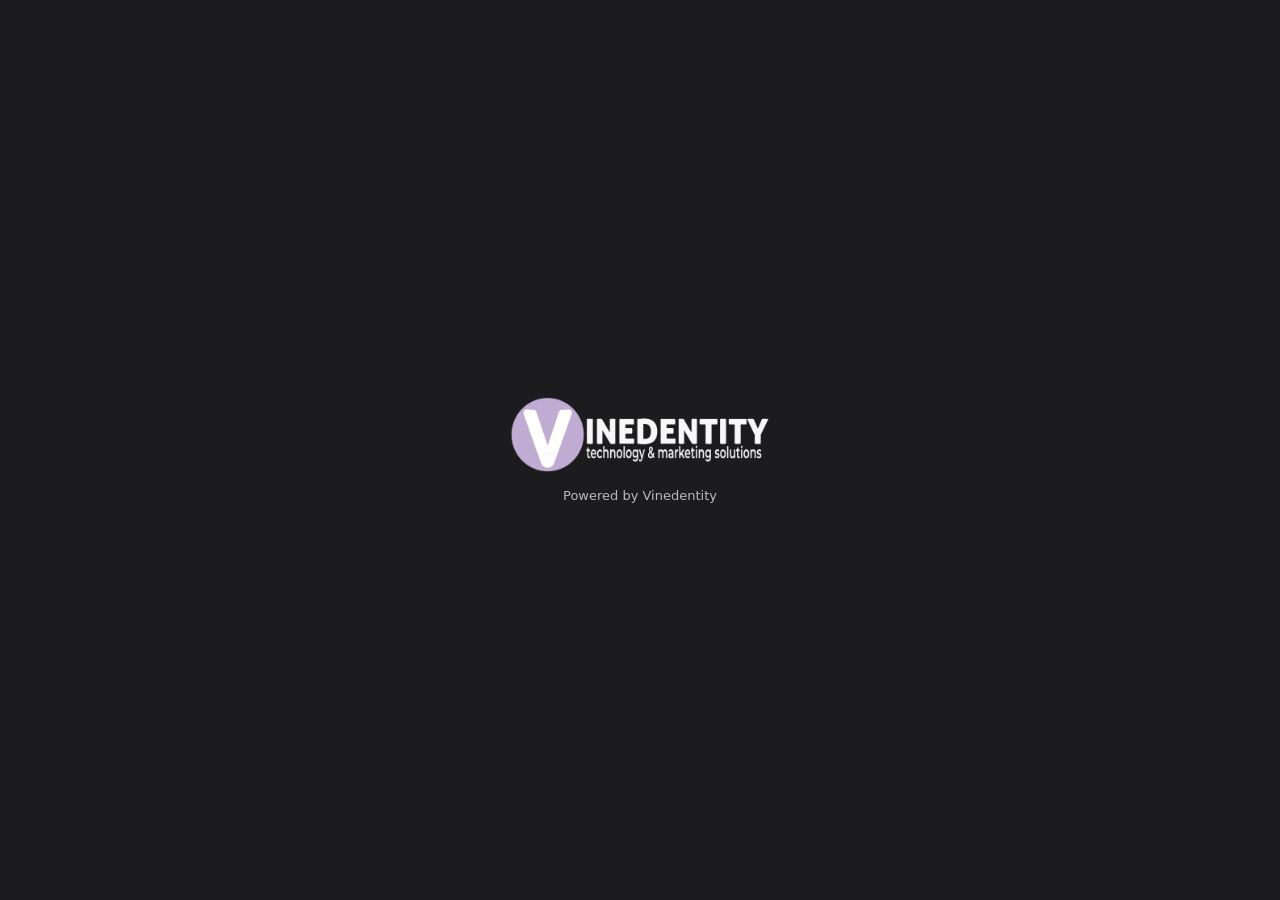
<file: index.html>
<!DOCTYPE html>
<html lang="en">
<head>
<meta charset="utf-8">
<meta name="viewport" content="width=device-width, initial-scale=1">
<meta name="robots" content="noindex, nofollow, noarchive">
<title>Vinedentity</title>
<style>
  html,body{margin:0;height:100%;background:#1C1C1E;color:#bbb;font-family:system-ui,-apple-system,Segoe UI,Roboto,sans-serif}
  main{min-height:100%;display:flex;flex-direction:column;align-items:center;justify-content:center;gap:16px;padding:24px;box-sizing:border-box;text-align:center}
  img{width:260px;max-width:80vw;height:auto}
  p{font-size:13px;margin:0}
</style>
</head>
<body>
<main>
  <img src="brand/vinedentity/vinedentity-full-logo-transparent.png" alt="Vinedentity">
  <p>Powered by Vinedentity</p>
</main>
</body>
</html>
</file>
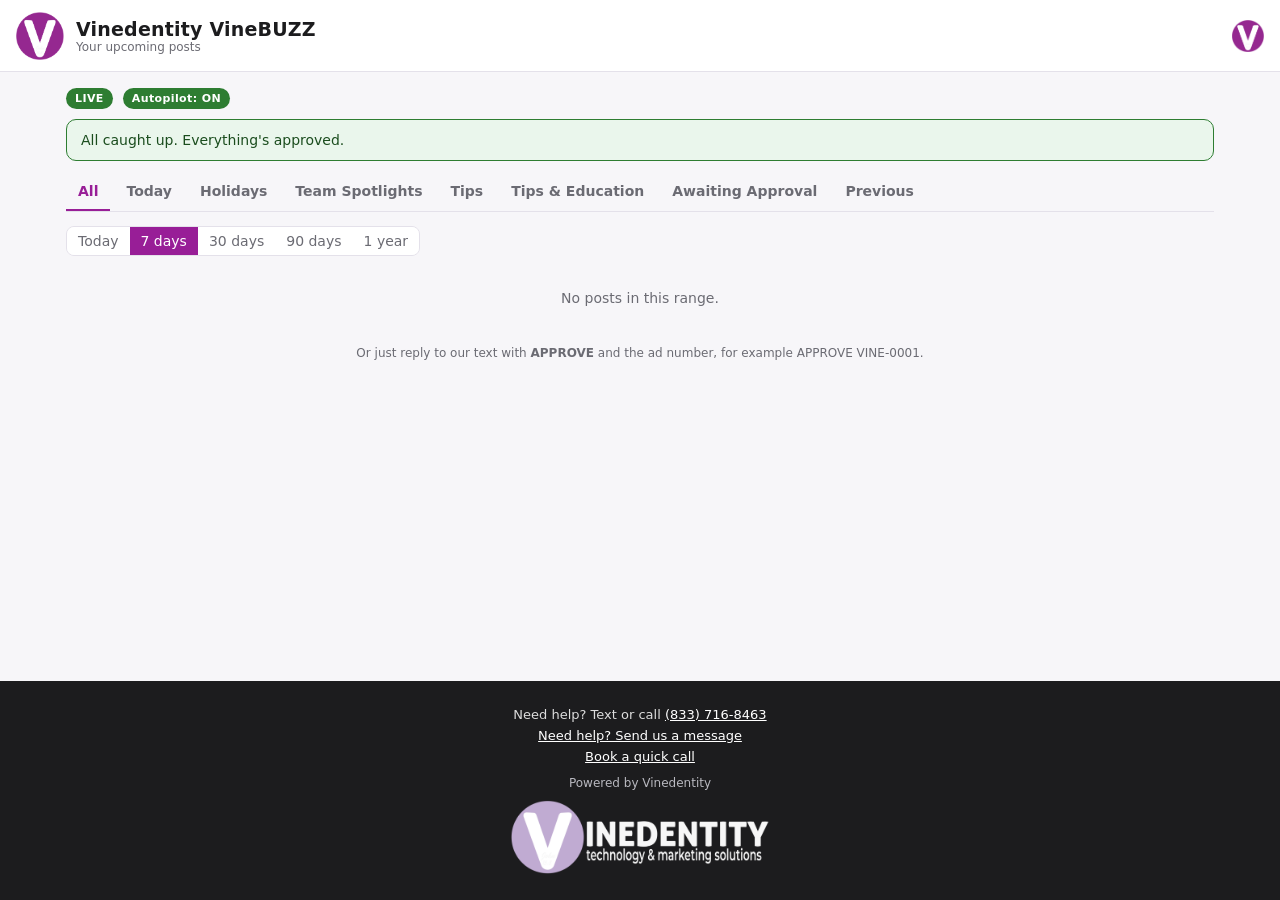
<file: clients/vinedentity-9137934b310332de/index.html>
<!DOCTYPE html>
<html lang="en">
<head>
<meta charset="utf-8">
<meta name="viewport" content="width=device-width, initial-scale=1">
<meta name="robots" content="noindex, nofollow, noarchive">
<title>VineBUZZ</title>
<link rel="stylesheet" href="../../assets/vinebuzz.css">
<style>
header.top .clogo{height:32px;width:auto;max-width:140px;object-fit:contain}
.help{display:flex;flex-direction:column;gap:6px;align-items:center;margin-bottom:12px;font-size:13px;color:#ddd}
.help a{color:#fff}
.acts{display:flex;gap:8px;margin-top:8px;flex-wrap:wrap}
.reply{font-size:12px;color:var(--muted);margin-top:6px}
.thumb{position:relative;cursor:pointer}.thumb .play{position:absolute;inset:0;display:flex;align-items:center;justify-content:center;font-size:26px;color:#fff;text-shadow:0 1px 6px rgba(0,0,0,.6)}
.ad .title{cursor:pointer}.tap{font-size:11px;color:var(--muted)}
.src{display:inline-block;font-size:11px;font-weight:700;border-radius:999px;padding:2px 8px;background:#eee;color:#555;margin-bottom:4px}
.pv-bg{position:fixed;inset:0;background:rgba(0,0,0,.6);display:none;align-items:flex-start;justify-content:center;z-index:50;overflow:auto;padding:24px 10px}
.pv{background:#fff;border-radius:10px;max-width:500px;width:100%;box-shadow:0 8px 30px rgba(0,0,0,.3);font-family:Helvetica,Arial,sans-serif;color:#050505}
.pv-h{display:flex;gap:10px;align-items:center;padding:12px 14px}.pv-av{width:40px;height:40px;border-radius:50%;background:#C1A4CA;object-fit:contain;flex:none}
.pv-n{font-weight:700;font-size:15px}.pv-t{font-size:12px;color:#65676B}.pv-x{margin-left:auto;border:0;background:#E4E6EB;border-radius:50%;width:34px;height:34px;font-size:18px;cursor:pointer}
.pv-c{padding:0 14px 10px;font-size:15px;line-height:1.35;white-space:pre-wrap}.pv-c.clip{max-height:7.2em;overflow:hidden}.pv-more{border:0;background:none;color:#65676B;font-weight:600;padding:0 14px 10px;cursor:pointer}
.pv-m img,.pv-m video{display:block;width:100%;max-height:80vh;object-fit:contain;background:#000}
.pv-l{display:flex;align-items:center;gap:10px;background:#F0F2F5;padding:10px 14px}.pv-l .d{flex:1;font-size:12px;color:#65676B;overflow:hidden;text-overflow:ellipsis;white-space:nowrap}
.pv-l a{background:#E4E6EB;color:#050505;font-weight:600;font-size:14px;border-radius:6px;padding:8px 12px;text-decoration:none;white-space:nowrap}
.pv-f{padding:8px 14px 12px;font-size:12px;color:#65676B;border-top:1px solid #E4E6EB}
</style>
</head>
<body>
<header class="top">
  <img class="v" src="../../brand/vinedentity/vinedentity-v-icon.png" alt="Vinedentity">
  <div><h1 id="bizname">VineBUZZ</h1><div class="sub">Your upcoming posts</div></div>
  <div class="grow"></div>
  <img class="clogo" id="clogo" alt="" hidden>
</header>
<main>
  <div id="pills" class="row" style="margin-bottom:10px"></div>
  <div id="banner"></div>
  <div id="notices"></div>
  <div class="tabs" id="tabs"></div>
  <div id="ctrl"></div>
  <div id="view"><div class="empty">Loading your posts…</div></div>
  <p class="small muted" style="text-align:center;margin-top:18px">Or just reply to our text with <b>APPROVE</b> and the ad number, for example APPROVE <span id="exid">ABC-0001</span>.</p>
</main>
<footer class="foot">
  <div class="help" id="help"></div>
  Powered by Vinedentity
  <img src="../../brand/vinedentity/vinedentity-full-logo-transparent.png" alt="Vinedentity technology &amp; marketing solutions">
</footer>
<div class="pv-bg" id="pvbg" role="dialog" aria-modal="true" aria-label="Post preview"><div class="pv" id="pv"></div></div>
<script>
(async () => {
const $ = id => document.getElementById(id);
const esc = s => String(s ?? "").replace(/[&<>"']/g, c => ({"&":"&amp;","<":"&lt;",">":"&gt;",'"':"&quot;","'":"&#39;"}[c]));
const PNAME = {facebook:"Facebook",instagram:"Instagram",linkedin:"LinkedIn",tiktok:"TikTok",x:"X",google_business:"Google Business",youtube:"YouTube",pinterest:"Pinterest"};
const RANGES = [["today","Today",0],["7","7 days",7],["30","30 days",30],["90","90 days",90],["365","1 year",365]];
const PREV = [["7","7 days",7],["30","30 days",30],["90","90 days",90],["365","1 year",365]];
let D, tab = "all", range = "7", prange = "30", psort = "top";
const dt = s => new Date(s).toLocaleString([], { weekday: "short", month: "short", day: "numeric", hour: "numeric", minute: "2-digit" });

try { const r = await fetch("data.json", { cache: "no-store" }); D = await r.json(); }
catch { $("view").innerHTML = '<div class="empty">This page is updating. Please check back in a few minutes.</div>'; return; }

document.title = `${D.business_name} VineBUZZ`;
$("bizname").textContent = `${D.business_name} VineBUZZ`;
if (D.logo) { $("clogo").src = D.logo; $("clogo").hidden = false; }
$("exid").textContent = (D.client_code || "ABC") + "-0001";

const ads = D.ads || [];
const form = (ad, action) => D.approval_form_url ? `${D.approval_form_url}${D.approval_form_url.includes("?") ? "&" : "?"}vinebuzz_ad_id=${encodeURIComponent(ad.ad_id)}&vinebuzz_client_code=${encodeURIComponent(D.client_code)}&vinebuzz_action=${action}` : null;
function actBtns(a) {
  const ap = form(a, "approve"), ch = form(a, "change");
  return `<div class="acts">${ap ? `<a class="btn primary" href="${esc(ap)}" target="_blank" rel="noopener">Approve</a>` : ""}${ch ? `<a class="btn" href="${esc(ch)}" target="_blank" rel="noopener">Request changes</a>` : ""}</div>`;
}
const thumb = a => `<div class="thumb" data-pv="${esc(a.ad_id)}" title="Tap to preview">${a.image || a.poster ? `<img src="${esc(a.image || a.poster)}" alt="${esc(a.alt || a.title)}">` : esc(a.type || "Post")}${a.video ? '<span class="play">▶</span>' : ""}</div>`;
const plats = a => (a.platforms || []).map(p => PNAME[p] || p).join(" · ");
function card(a, cls = "", label = "", extra = "") {
  const src = a.source === "outside" ? `<div class="src">Posted directly on ${esc(plats(a) || "social media")}</div>` : "";
  return `<div class="ad ${cls}" id="ad-${esc(a.ad_id)}">${thumb(a)}<div class="body">${label}${src}<div class="title" data-pv="${esc(a.ad_id)}">${esc(a.title)} <span class="muted small">${a.source === "outside" ? "" : esc(a.ad_id)}</span> <span class="tap">· Tap to preview</span></div>
    <div class="meta">${a.go_out ? (new Date(a.go_out) < Date.now() ? "Went out " : "Goes out ") + esc(dt(a.go_out)) : ""}${a.platforms?.length ? " · " + esc(plats(a)) : ""}</div>
    ${a.copy ? `<div class="small" style="margin-top:6px;white-space:pre-wrap">${esc(a.copy)}</div>` : ""}
    ${a.issue ? `<div class="banner ${a.issue.level || "red"}" style="margin:8px 0 0">${esc(a.issue.text)}</div>` : ""}${extra}</div></div>`;
}
function needsApproval(a) {
  let h = card(a, "needs", `<div class="lbl red">Needs approval by ${esc(dt(a.reply_by))}</div>`, actBtns(a));
  const b = ads.find(x => x.ad_id === a.backup_id);
  if (b) { const ub = form(a, "use_backup"); h += card(b, "backup", `<div class="lbl">Backup: posts instead if not approved by ${esc(dt(a.reply_by))}</div>`, ub ? `<div class="acts"><a class="btn" href="${esc(ub)}" target="_blank" rel="noopener">Use backup instead</a></div>` : ""); }
  return h;
}

/* status pills + banners */
function apPill() {
  const ap = D.autopilot || {}; const p = Object.values(ap.platforms || {});
  if (!ap.master || (p.length && p.every(v => !v))) return '<span class="pill red">Autopilot: OFF</span>';
  if (p.length && p.some(v => !v)) return `<span class="pill yellow">Autopilot: PARTIAL · on for ${p.filter(Boolean).length} of ${p.length}</span>`;
  return '<span class="pill green">Autopilot: ON</span>';
}
$("pills").innerHTML = (D.test_mode ? '<span class="pill orange">TEST MODE</span>' : '<span class="pill green">LIVE</span>') + apPill()
  + (D.autopilot && (D.autopilot.master === false || Object.values(D.autopilot.platforms || {}).some(v => !v)) && !(D.notices || []).some(n => n.sub) ? `<span class="small muted"><i>Want them back on? Reach out to the Vinedentity team using the contact options at the bottom of this page.</i></span>` : "");
const waiting = ads.filter(a => a.status === "awaiting").sort((a, b) => new Date(a.go_out) - new Date(b.go_out));
$("banner").innerHTML = waiting.length
  ? `<div class="banner red"><b>${waiting.length} ad${waiting.length > 1 ? "s" : ""} need${waiting.length > 1 ? "" : "s"} your approval</b><button class="btn" id="rv">Review &amp; approve</button></div>`
  : '<div class="banner green">All caught up. Everything\'s approved.</div>';
$("notices").innerHTML = (D.notices || []).map(n => `<div class="banner ${esc(n.level || "orange")}"><div>${esc(n.text)}${n.sub ? `<div class="small"><i>${esc(n.sub)}</i></div>` : ""}</div></div>`).join("");

/* footer help */
const h = D.support || {};
const sup = u => `${u}${u.includes("?") ? "&" : "?"}vinebuzz_page=${encodeURIComponent((D.business_name || "") + " VineBUZZ")}&vinebuzz_sub_account_id=${encodeURIComponent(D.sub_account_id || "")}`;
$("help").innerHTML = `${h.phone ? `<div>Need help? Text or call <a href="tel:${esc(h.phone.replace(/[^0-9+]/g, ""))}">${esc(h.phone)}</a></div>` : ""}${h.form_url ? `<a href="${esc(sup(h.form_url))}" target="_blank" rel="noopener">Need help? Send us a message</a>` : ""}${h.booking_url ? `<a href="${esc(h.booking_url)}" target="_blank" rel="noopener">Book a quick call</a>` : ""}`;

function vUpcoming() {
  const now = Date.now(); const days = RANGES.find(r => r[0] === range)[2];
  const end = range === "today" ? new Date(new Date().setHours(23, 59, 59, 999)).getTime() : now + days * 864e5;
  const isType = tab !== "all" && tab !== "today" && tab !== "awaiting";
  const lim = isType && ["Birthdays","Events"].includes(tab) ? Math.max(end, now + 30 * 864e5) : (tab === "today" ? new Date(new Date().setHours(23, 59, 59, 999)).getTime() : end);
  const list = ads.filter(a => a.go_out && !a.backup_for && ["scheduled","awaiting","approved"].includes(a.status) && new Date(a.go_out).getTime() >= now - 36e5 && new Date(a.go_out).getTime() <= lim && (!isType || a.type === tab))
    .sort((a, b) => new Date(a.go_out) - new Date(b.go_out));
  $("ctrl").innerHTML = tab === "today" ? "" : `<div class="seg" style="margin-bottom:12px">${RANGES.map(r => `<button class="${r[0] === range ? "on" : ""}" data-range="${r[0]}">${r[1]}</button>`).join("")}</div>`;
  return list.length ? list.map(a => a.status === "awaiting" ? needsApproval(a) : card(a)).join("") : '<div class="empty">No posts in this range.</div>';
}
function vAwaiting() { $("ctrl").innerHTML = ""; return waiting.length ? waiting.map(needsApproval).join("") : '<div class="empty">Nothing needs your approval right now.</div>'; }
function mmss(n) { n = Math.round(n); return `${Math.floor(n / 60)}:${String(n % 60).padStart(2, "0")}`; }
function score(a) { const p = a.performance || {}; return (p.reactions || 0) + (p.comments || 0) + (p.shares || 0); }
function vPrevious() {
  const days = PREV.find(r => r[0] === prange)[2]; const from = Date.now() - days * 864e5;
  const list = ads.filter(a => a.go_out && ["posted","not_ran","test_not_posted"].includes(a.status) && new Date(a.go_out).getTime() >= from && new Date(a.go_out).getTime() <= Date.now());
  const repl = new Set(list.map(a => a.replaced_with).filter(Boolean));
  for (let i = list.length - 1; i >= 0; i--) if (repl.has(list[i].ad_id)) list.splice(i, 1);
  const hasPerf = list.some(a => a.performance); const sort = hasPerf ? psort : "newest";
  const mkey = a => { const d = new Date(a.go_out); return d.getFullYear() * 12 + d.getMonth(); };
  list.sort((a, b) => mkey(b) - mkey(a) || (sort === "top" ? score(b) - score(a) : 0) || new Date(b.go_out) - new Date(a.go_out));
  const posted = ads.filter(a => a.status === "posted" && a.performance && a.go_out && new Date(a.go_out).getTime() >= from && new Date(a.go_out).getTime() <= Date.now());
  const tot = k => posted.reduce((t, a) => t + (a.performance[k] || 0), 0), has = k => posted.some(a => a.performance[k] != null);
  const stat = (v, l) => `<div class="stat"><b>${v}</b><span>${l}</span></div>`;
  const sumHtml = posted.length ? `<div class="card insights"><div class="stats">${stat(tot("reactions"), "reactions")}${stat(tot("comments"), "comments")}${stat(tot("shares"), "shares")}${has("reach") ? stat(tot("reach"), "people reached") : ""}${has("views") ? stat(tot("views"), "video views") : ""}</div></div>` : "";
  $("ctrl").innerHTML = `<div class="row" style="margin-bottom:12px"><div class="seg">${PREV.map(r => `<button class="${r[0] === prange ? "on" : ""}" data-prange="${r[0]}">${r[1]}</button>`).join("")}</div>
    <div class="seg"><button class="${sort === "top" ? "on" : ""}" data-psort="top" ${hasPerf ? "" : "disabled"}>Top performing</button><button class="${sort === "newest" ? "on" : ""}" data-psort="newest">Newest first</button></div>${hasPerf ? "" : '<span class="small muted">Performance data unavailable</span>'}</div>`;
  if (!list.length) return '<div class="empty">No posts in this range yet.</div>';
  let month = "", rank = 0;
  return sumHtml + list.map(a => {
    let out = "";
    const m = new Date(a.go_out).toLocaleString([], { month: "long", year: "numeric" }); if (m !== month) { month = m; rank = 0; out += `<h3>${esc(m)}</h3>`; }
    if (sort === "top" && a.status === "posted" && a.performance) out += `<div class="small muted" style="margin:0 0 4px 2px"><b>#${++rank}</b> in ${esc(m)}</div>`;
    const p = a.performance;
    const perf = p ? `<div class="small muted" style="margin-top:6px">👍 ${p.reactions ?? 0} reactions · 💬 ${p.comments ?? 0} · ↗ ${p.shares ?? 0}${p.reach != null ? ` · 👁 ${p.reach} reach` : ""}${p.views != null ? ` · ▶ ${p.views} views` : ""}${p.avg_watch_sec != null ? ` · ⏱ avg watch ${mmss(p.avg_watch_sec)}` : ""}${p.nonfollower_reach != null ? ` · 🆕 ${p.nonfollower_reach} new people reached` : ""}</div>` : "";
    if (a.status !== "posted") {
      const why = a.status === "test_not_posted" ? "Did not post. Reason: Test mode." : a.not_ran_reason === "technical" ? "Did not run: technical issue" : a.not_ran_reason === "time_passed" ? "Did not run: time passed" : "NOT RAN - Not approved on time";
      out += card(a, "notran", `<div class="lbl red">${esc(why)}</div>`, a.rerun_label && form(a, "rerun") ? `<div class="acts"><a class="btn" href="${esc(form(a, "rerun"))}" target="_blank" rel="noopener">${esc(a.rerun_label)}</a></div>` : a.date_passed ? '<div class="reply">This date has passed</div>' : "");
      const b = ads.find(x => x.ad_id === a.replaced_with); if (b) out += card(b, "", '<div class="lbl">Ran in its place</div>', b.performance ? `<div class="small muted" style="margin-top:6px">👍 ${b.performance.reactions ?? 0} · 💬 ${b.performance.comments ?? 0} · ↗ ${b.performance.shares ?? 0}</div>` : "");
      return out;
    }
    return out + card(a, "", "", perf);
  }).join("");
}
function render() {
  const types = [...new Set(ads.filter(a => a.go_out && !a.backup_for && ["scheduled","awaiting","approved"].includes(a.status)).map(a => a.type).filter(Boolean))].sort();
  const T = [["all","All"],["today","Today"],...types.map(t => [t, t]),["awaiting", `Awaiting Approval${waiting.length ? ` (${waiting.length})` : ""}`],["previous","Previous"]];
  $("tabs").innerHTML = T.map(([k, l]) => `<button class="${k === tab ? "on" : ""}" data-tab="${esc(k)}">${esc(l)}</button>`).join("");
  $("view").innerHTML = tab === "previous" ? vPrevious() : tab === "awaiting" ? vAwaiting() : vUpcoming();
}
/* Facebook-style preview */
function openPv(id) {
  const a = ads.find(x => x.ad_id === id); if (!a) return false;
  const name = D.page_name || D.business_name || "";
  let host = ""; try { host = a.link_url ? new URL(a.link_url).hostname.replace(/^www\./, "") : ""; } catch {}
  const media = a.video ? `<video src="${esc(a.video)}" ${a.poster || a.image ? `poster="${esc(a.poster || a.image)}"` : ""} controls playsinline preload="metadata"></video>`
    : a.image ? `<img src="${esc(a.image)}" alt="${esc(a.alt || a.title)}">` : "";
  const when = a.go_out ? dt(a.go_out) : "";
  $("pv").innerHTML = `<div class="pv-h">${D.logo ? `<img class="pv-av" src="${esc(D.logo)}" alt="">` : '<div class="pv-av"></div>'}<div><div class="pv-n">${esc(name)}</div><div class="pv-t">${esc(when)}${a.status === "posted" ? "" : " · Preview"} · 🌐</div></div><button class="pv-x" id="pvx" aria-label="Close">✕</button></div>
    ${a.copy ? `<div class="pv-c${a.copy.length > 280 ? " clip" : ""}" id="pvc">${esc(a.copy)}</div>${a.copy.length > 280 ? '<button class="pv-more" id="pvm">See more</button>' : ""}` : ""}
    <div class="pv-m">${media}</div>
    ${a.link_url ? `<div class="pv-l"><div class="d">${esc(host.toUpperCase())}</div><a href="${esc(a.link_url)}" target="_blank" rel="noopener">${esc(a.link_label || "Learn more")}</a></div>` : ""}
    <div class="pv-f">${a.source === "outside" ? "Posted directly on " + esc(plats(a)) : "How it will look on " + esc(plats(a) || "Facebook")}${a.permalink ? ` · <a href="${esc(a.permalink)}" target="_blank" rel="noopener">View the live post</a>` : ""}</div>`;
  $("pvbg").style.display = "flex"; return true;
}
function closePv() { const v = document.querySelector("#pv video"); if (v) v.pause(); $("pvbg").style.display = "none"; if (location.hash) history.replaceState(null, "", location.pathname + location.search); }
const hashPv = () => { const m = location.hash.match(/^#ad-([A-Za-z0-9-]+)$/); if (m) openPv(m[1]); };
window.addEventListener("hashchange", hashPv);
document.addEventListener("keydown", e => { if (e.key === "Escape") closePv(); });
document.addEventListener("click", e => {
  if (e.target.id === "pvx" || e.target.id === "pvbg") { closePv(); return; }
  if (e.target.id === "pvm") { $("pvc").classList.remove("clip"); e.target.remove(); return; }
  const pv = e.target.closest("[data-pv]"); if (pv) { openPv(pv.dataset.pv); return; }
  if (e.target.id === "rv") { tab = "awaiting"; render(); return; }
  const t = e.target.closest("[data-tab],[data-range],[data-prange],[data-psort]"); if (!t) return;
  if (t.dataset.tab) tab = t.dataset.tab; if (t.dataset.range) range = t.dataset.range; if (t.dataset.prange) prange = t.dataset.prange; if (t.dataset.psort) psort = t.dataset.psort;
  render();
});
render();
hashPv();
})();
</script>
</body>
</html>
</file>
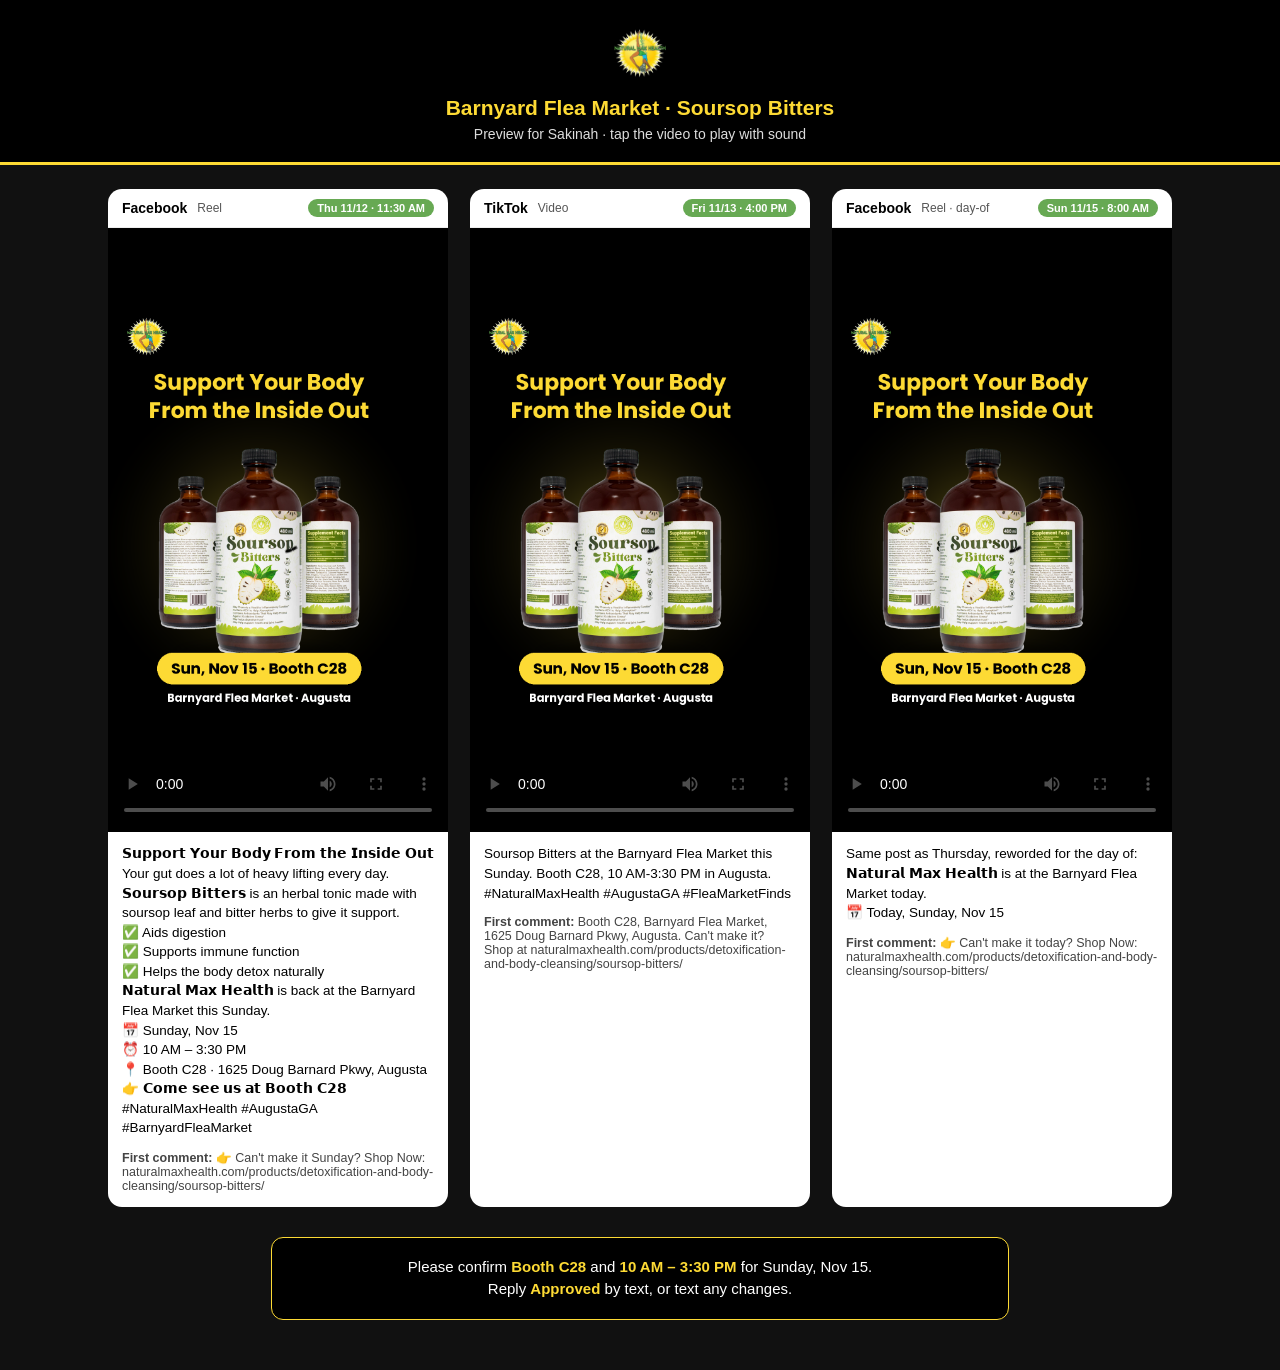
<file: clients/natural-max-health-e3d894db51f85c34/2026-11-flea-market-soursop/preview.html>
<!DOCTYPE html>
<html lang="en"><head><meta charset="utf-8"><meta name="viewport" content="width=device-width,initial-scale=1">
<meta name="robots" content="noindex,nofollow">
<title>Natural Max Health · Flea Market + Soursop Bitters · Preview</title>
<style>
body{margin:0;background:#111;color:#fff;font-family:-apple-system,Segoe UI,Roboto,sans-serif}
header{background:#000;padding:20px;text-align:center;border-bottom:3px solid #fdda34}
header img{height:64px}
header h1{margin:8px 0 0;font-size:21px;color:#fdda34}
header p{margin:6px 0 0;font-size:14px;color:#ddd}
.grid{display:flex;flex-wrap:wrap;gap:22px;justify-content:center;padding:24px 14px 30px;max-width:1150px;margin:0 auto}
.card{background:#fff;color:#000;border-radius:14px;width:340px;overflow:hidden}
.top{padding:10px 14px;display:flex;align-items:center;gap:10px;border-bottom:1px solid #eee}
.top b{font-size:14px}.top span{font-size:12px;color:#555}
.badge{font-size:11px;font-weight:700;background:#67a953;color:#fff;border-radius:99px;padding:3px 9px;margin-left:auto}
video,.card img{display:block;width:100%;background:#000}
.cap{padding:12px 14px;font-size:13.5px;line-height:1.45;white-space:pre-line}
.cmt{padding:0 14px 14px;font-size:12.5px;color:#444;word-break:break-word}
.ask{max-width:700px;margin:0 auto 50px;padding:18px;background:#000;border:1px solid #fdda34;border-radius:12px;text-align:center;font-size:15px;line-height:1.5}
.ask b{color:#fdda34}
</style></head><body>
<header><img src="nmh-logo.webp" alt="Natural Max Health"><h1>Barnyard Flea Market · Soursop Bitters</h1>
<p>Preview for Sakinah · tap the video to play with sound</p></header>
<div class="grid">

<div class="card"><div class="top"><b>Facebook</b><span>Reel</span><div class="badge">Thu 11/12 · 11:30 AM</div></div>
<video controls playsinline preload="metadata" poster="Soursop-Bitters-Flea-Market-TikTok-Reel-NoPerson-Cover.png" src="Soursop-Bitters-Flea-Market-TikTok-Reel-NoPerson.mp4"></video>
<div class="cap">𝗦𝘂𝗽𝗽𝗼𝗿𝘁 𝗬𝗼𝘂𝗿 𝗕𝗼𝗱𝘆 𝗙𝗿𝗼𝗺 𝘁𝗵𝗲 𝗜𝗻𝘀𝗶𝗱𝗲 𝗢𝘂𝘁
Your gut does a lot of heavy lifting every day.
𝗦𝗼𝘂𝗿𝘀𝗼𝗽 𝗕𝗶𝘁𝘁𝗲𝗿𝘀 is an herbal tonic made with soursop leaf and bitter herbs to give it support.
✅ Aids digestion
✅ Supports immune function
✅ Helps the body detox naturally
𝗡𝗮𝘁𝘂𝗿𝗮𝗹 𝗠𝗮𝘅 𝗛𝗲𝗮𝗹𝘁𝗵 is back at the Barnyard Flea Market this Sunday.
📅 Sunday, Nov 15
⏰ 10 AM – 3:30 PM
📍 Booth C28 · 1625 Doug Barnard Pkwy, Augusta
👉 𝗖𝗼𝗺𝗲 𝘀𝗲𝗲 𝘂𝘀 𝗮𝘁 𝗕𝗼𝗼𝘁𝗵 𝗖𝟮𝟴
#NaturalMaxHealth #AugustaGA #BarnyardFleaMarket</div>
<div class="cmt"><b>First comment:</b> 👉 Can't make it Sunday? Shop Now: naturalmaxhealth.com/products/detoxification-and-body-cleansing/soursop-bitters/</div></div>

<div class="card"><div class="top"><b>TikTok</b><span>Video</span><div class="badge">Fri 11/13 · 4:00 PM</div></div>
<video controls playsinline preload="metadata" poster="Soursop-Bitters-Flea-Market-TikTok-Reel-NoPerson-Cover.png" src="Soursop-Bitters-Flea-Market-TikTok-Reel-NoPerson.mp4"></video>
<div class="cap">Soursop Bitters at the Barnyard Flea Market this Sunday. Booth C28, 10 AM-3:30 PM in Augusta.
#NaturalMaxHealth #AugustaGA #FleaMarketFinds</div>
<div class="cmt"><b>First comment:</b> Booth C28, Barnyard Flea Market, 1625 Doug Barnard Pkwy, Augusta. Can't make it? Shop at naturalmaxhealth.com/products/detoxification-and-body-cleansing/soursop-bitters/</div></div>

<div class="card"><div class="top"><b>Facebook</b><span>Reel · day-of</span><div class="badge">Sun 11/15 · 8:00 AM</div></div>
<video controls playsinline preload="metadata" poster="Soursop-Bitters-Flea-Market-TikTok-Reel-NoPerson-Cover.png" src="Soursop-Bitters-Flea-Market-TikTok-Reel-NoPerson.mp4"></video>
<div class="cap">Same post as Thursday, reworded for the day of:
𝗡𝗮𝘁𝘂𝗿𝗮𝗹 𝗠𝗮𝘅 𝗛𝗲𝗮𝗹𝘁𝗵 is at the Barnyard Flea Market today.
📅 Today, Sunday, Nov 15</div>
<div class="cmt"><b>First comment:</b> 👉 Can't make it today? Shop Now: naturalmaxhealth.com/products/detoxification-and-body-cleansing/soursop-bitters/</div></div>

</div>
<div class="ask">Please confirm <b>Booth C28</b> and <b>10 AM – 3:30 PM</b> for Sunday, Nov 15.<br>Reply <b>Approved</b> by text, or text any changes.</div>
</body></html>
</file>
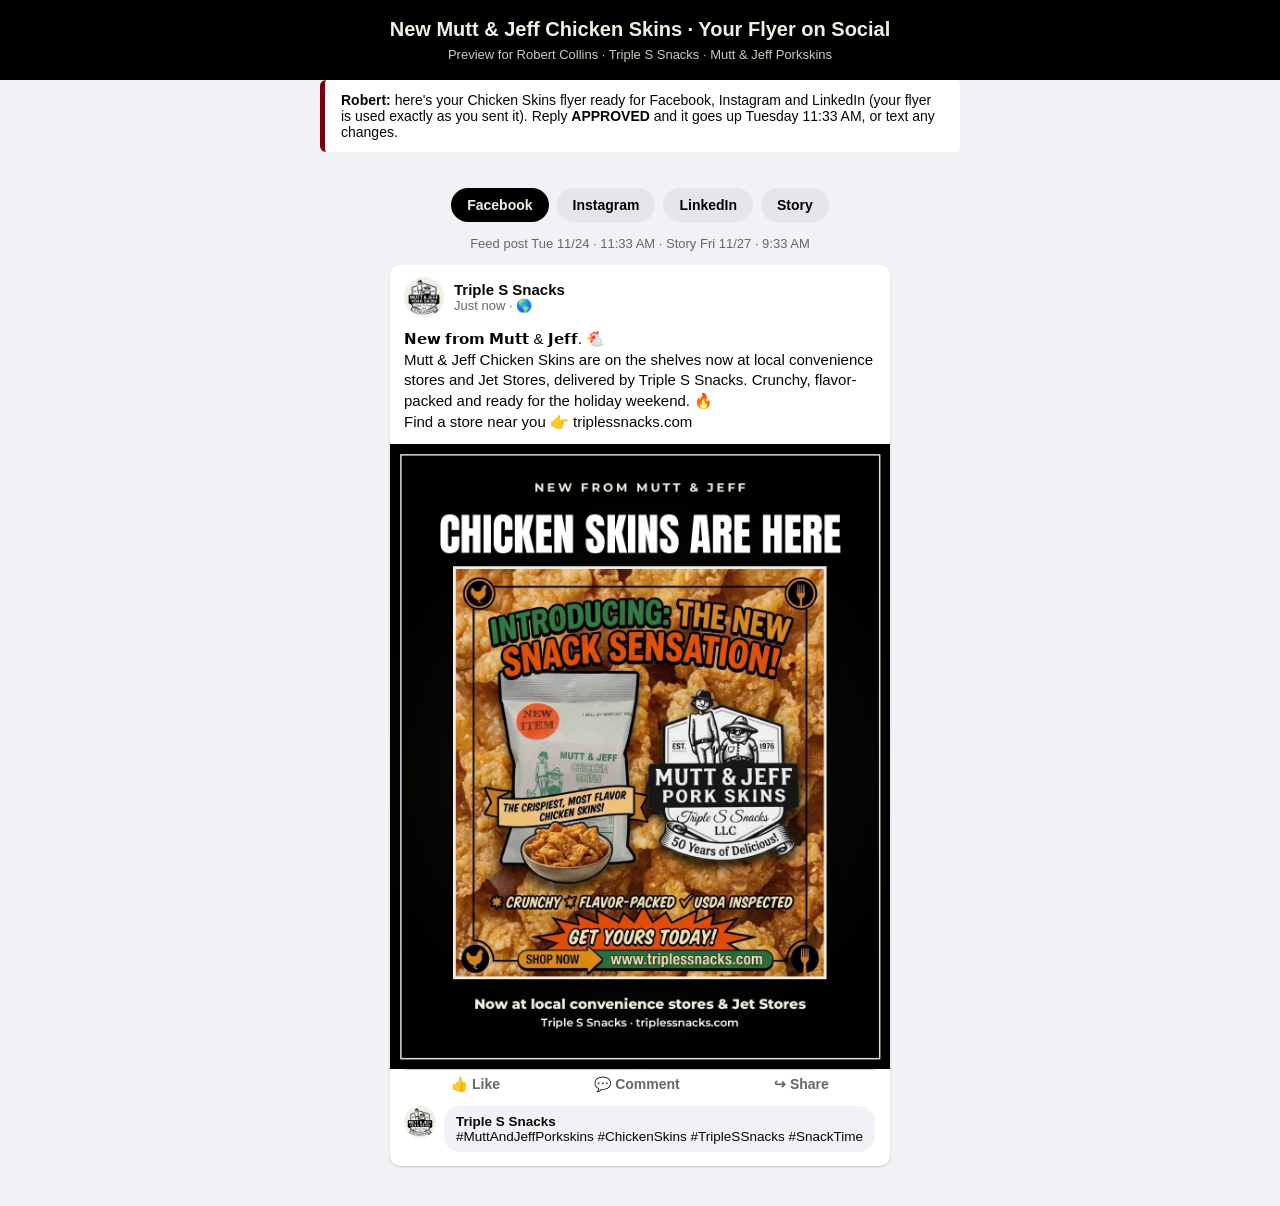
<file: clients/triple-s-5a38c3325e1473df/2026-11-chicken-skins-flyer/preview.html>
<!DOCTYPE html><html lang="en"><head><meta charset="utf-8">
<meta name="viewport" content="width=device-width,initial-scale=1"><meta name="robots" content="noindex,nofollow">
<title>Triple S Snacks · Chicken Skins Flyer · Preview</title>
<style>
*{box-sizing:border-box}body{margin:0;background:#f0f2f5;font-family:-apple-system,BlinkMacSystemFont,"Segoe UI",Roboto,Helvetica,Arial,sans-serif;color:#050505}
header{background:#000;color:#f2eee3;padding:18px;text-align:center}header h1{margin:0;font-size:20px}header p{margin:6px 0 0;font-size:13px;opacity:.85}
.tabs{display:flex;justify-content:center;gap:8px;padding:14px;position:sticky;top:0;background:#f0f2f5;z-index:5}
.tabs button{border:0;border-radius:99px;padding:9px 16px;font-weight:700;font-size:14px;background:#e4e6eb;cursor:pointer}.tabs button.on{background:#000;color:#f2eee3}
.pane{display:none;justify-content:center;padding:0 10px 40px;flex-wrap:wrap;gap:20px}.pane.on{display:flex}
.when{width:100%;text-align:center;font-size:13px;color:#65676b;margin-bottom:-6px}
.post{background:#fff;border-radius:10px;box-shadow:0 1px 2px rgba(0,0,0,.2);width:min(500px,100%);overflow:hidden}
.ph{display:flex;gap:10px;align-items:center;padding:12px 14px}.av{width:40px;height:40px;border-radius:50%;background:#000 url('avatar.png') center/cover;flex:none}
.nm{font-weight:600;font-size:15px}.sub{font-size:13px;color:#65676b}.cap{padding:0 14px 12px;font-size:15px;line-height:1.38}
.post img,.post video{display:block;width:100%;background:#000}
.bar{display:flex;justify-content:space-around;border-top:1px solid #ced0d4;margin:0 14px;padding:6px 0;color:#65676b;font-weight:600;font-size:14px}
.cmt{display:flex;gap:8px;padding:8px 14px 14px}.cmt .b{background:#f0f2f5;border-radius:16px;padding:8px 12px;font-size:13.5px}
.ig .ph{padding:10px 12px}.ig .av{width:32px;height:32px;box-shadow:0 0 0 2px #fff,0 0 0 4px #d62976}.ig .bar{border:0;justify-content:flex-start;gap:16px;font-size:22px;color:#000;margin:0;padding:8px 12px}
.ig .cap{font-size:14px;padding:0 12px 10px}
.li .bar{font-size:13px}.story{width:min(360px,100%);border-radius:14px;overflow:hidden;box-shadow:0 1px 3px rgba(0,0,0,.3)}
.note{max-width:640px;margin:0 auto 22px;background:#fff;border-left:5px solid #73000a;padding:12px 16px;font-size:14px;border-radius:6px}
</style></head><body>
<header><h1>New Mutt &amp; Jeff Chicken Skins · Your Flyer on Social</h1>
<p>Preview for Robert Collins · Triple S Snacks · Mutt &amp; Jeff Porkskins</p></header>
<div class="note"><b>Robert:</b> here's your Chicken Skins flyer ready for Facebook, Instagram and LinkedIn (your flyer is used exactly as you sent it). Reply <b>APPROVED</b> and it goes up Tuesday 11:33 AM, or text any changes.</div>
<div class="tabs"><button class="on" data-t="fb">Facebook</button><button data-t="ig">Instagram</button><button data-t="li">LinkedIn</button><button data-t="st">Story</button></div>
<div class="pane on" id="fb"><div class="when">Feed post Tue 11/24 · 11:33 AM · Story Fri 11/27 · 9:33 AM</div>
<div class="post"><div class="ph"><div class="av"></div><div><div class="nm">Triple S Snacks</div><div class="sub">Just now · 🌎</div></div></div>
<div class="cap">𝗡𝗲𝘄 𝗳𝗿𝗼𝗺 𝗠𝘂𝘁𝘁 &amp; 𝗝𝗲𝗳𝗳. 🐔<br>Mutt &amp; Jeff Chicken Skins are on the shelves now at local convenience stores and Jet Stores, delivered by Triple S Snacks. Crunchy, flavor-packed and ready for the holiday weekend. 🔥<br>Find a store near you 👉 triplessnacks.com</div><img src="TripleSSnack-MuttJeff-ChickenSkinsFlyer-FacebookPost_20261122v1.png" alt="">
<div class="bar"><span>👍 Like</span><span>💬 Comment</span><span>↪ Share</span></div><div class="cmt"><div class="av" style="width:32px;height:32px;"></div><div class="b"><b>Triple S Snacks</b><br>#MuttAndJeffPorkskins #ChickenSkins #TripleSSnacks #SnackTime</div></div></div></div>
<div class="pane" id="ig"><div class="when">Feed post Tue 11/24 · 11:33 AM · Story Fri 11/27 · 9:33 AM</div>
<div class="post ig"><div class="ph"><div class="av"></div><div class="nm" style="font-size:14px">triplessnacks</div></div>
<img src="TripleSSnack-MuttJeff-ChickenSkinsFlyer-InstagramPost_20261122v1.png" alt=""><div class="bar"><span>♡</span><span>💬</span><span>➤</span></div>
<div class="cap"><b>triplessnacks</b> 𝗡𝗲𝘄 𝗳𝗿𝗼𝗺 𝗠𝘂𝘁𝘁 &amp; 𝗝𝗲𝗳𝗳. 🐔<br>Mutt &amp; Jeff Chicken Skins are here: local convenience stores + Jet Stores, delivered by Triple S Snacks. Crunchy and flavor-packed. 🔥<br>Find a store at triplessnacks.com</div><div class="cap" style="color:#00376b">First comment: #MuttAndJeffPorkskins #ChickenSkins #TripleSSnacks #SnackTime</div></div></div>
<div class="pane" id="li"><div class="when">Feed post Tue 11/24 · 11:33 AM</div>
<div class="post li"><div class="ph"><div class="av" style="border-radius:4px"></div><div><div class="nm">Triple S Snacks, LLC</div><div class="sub">Snack Distribution · Now · 🌐</div></div></div>
<div class="cap">New on the rack: Mutt &amp; Jeff Chicken Skins. 🐔<br><br>Triple S Snacks is now delivering them to local convenience stores and Jet Stores across our routes.<br><br>Want them on your shelves? Become a partner 👉 triplessnacks.com/partner-with-triple-s</div><img src="TripleSSnack-MuttJeff-ChickenSkinsFlyer-LinkedInPost_20261122v1.png" alt="">
<div class="bar"><span>👍 Like</span><span>💬 Comment</span><span>🔁 Repost</span><span>➤ Send</span></div><div class="cmt"><div class="av" style="width:32px;height:32px;border-radius:4px;"></div><div class="b"><b>Triple S Snacks, LLC</b><br>#MuttAndJeffPorkskins #TripleSSnacks #CStore #NewProduct</div></div></div></div>
<div class="pane" id="st"><div class="when">Story goes live Fri 11/27 · 9:33 AM on Facebook + Instagram</div>
<div class="story"><img src="TripleSSnack-MuttJeff-ChickenSkinsFlyer-Story-FacebookInstagram_20261122v1.png" alt="" style="width:100%;display:block"></div></div>
<script>document.querySelectorAll('.tabs button').forEach(b=>b.onclick=()=>{document.querySelectorAll('.tabs button,.pane').forEach(x=>x.classList.remove('on'));b.classList.add('on');document.getElementById(b.dataset.t).classList.add('on');});</script>
</body></html>
</file>
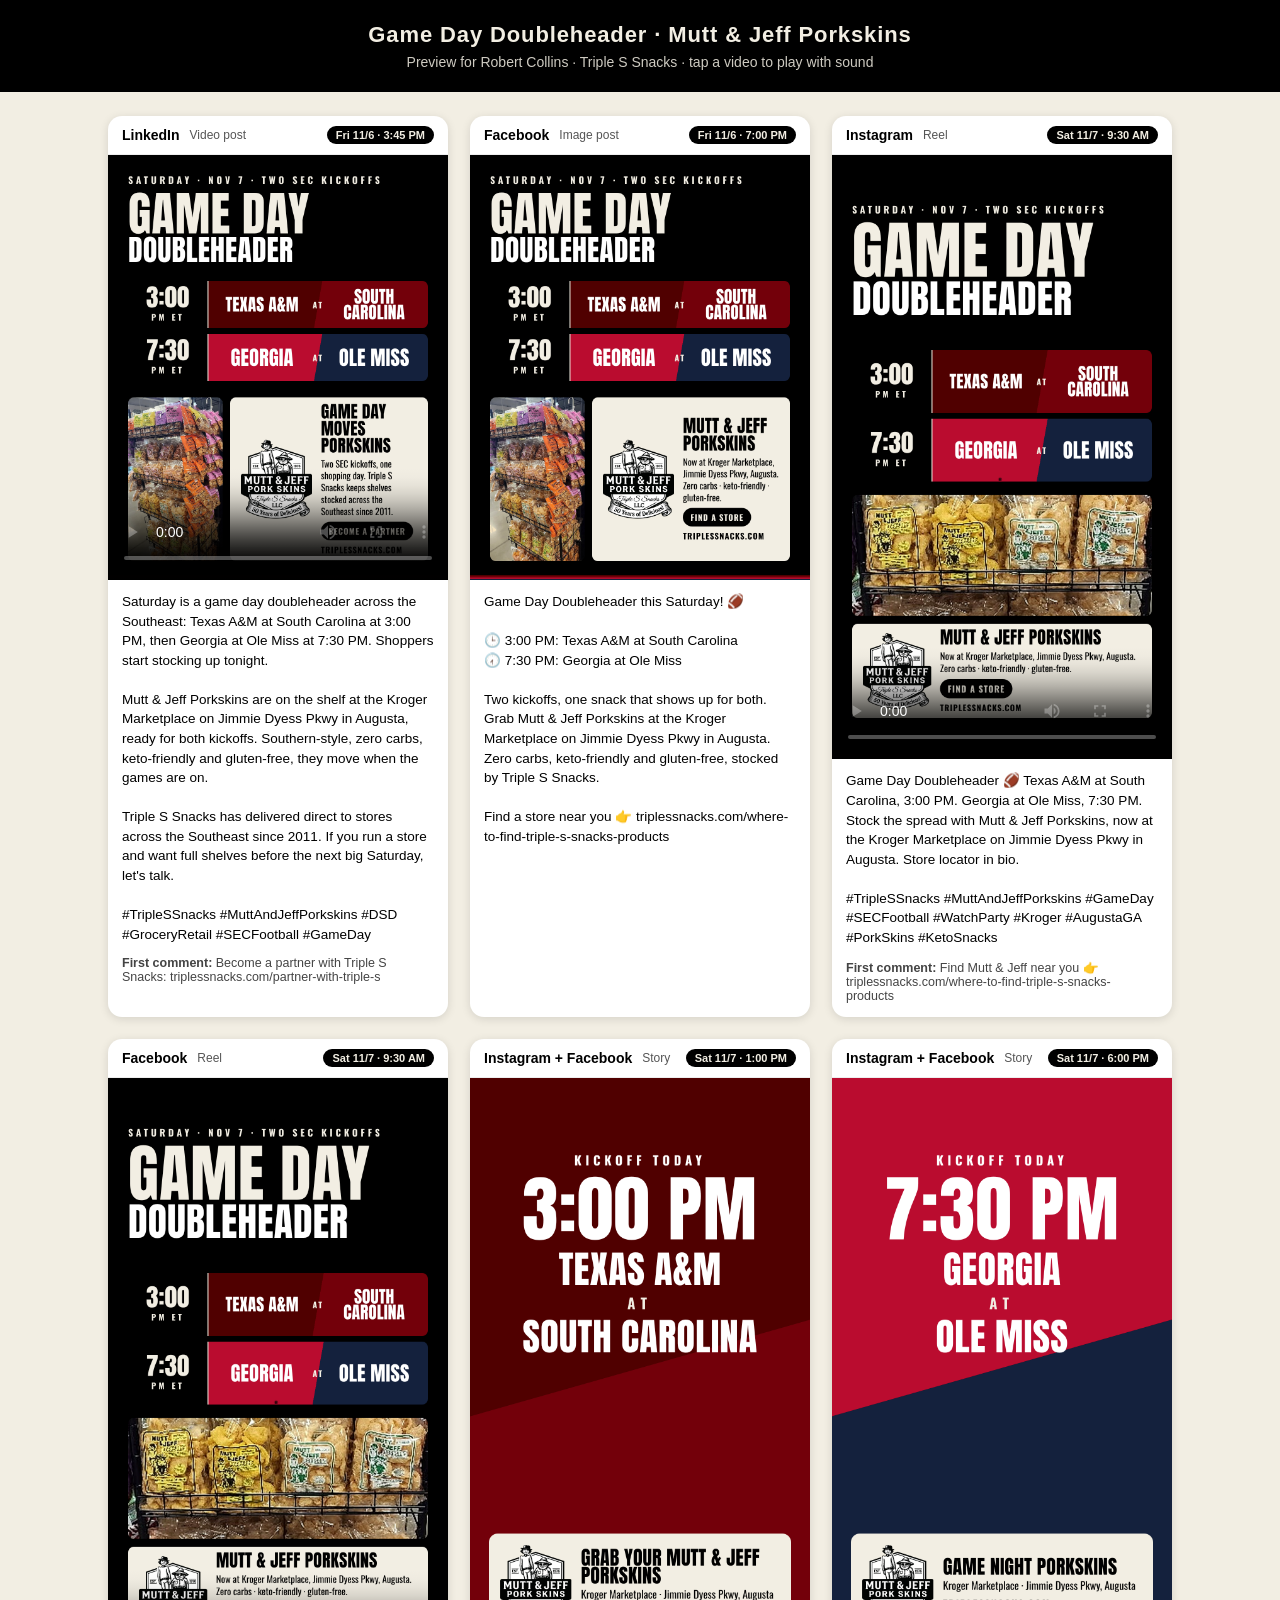
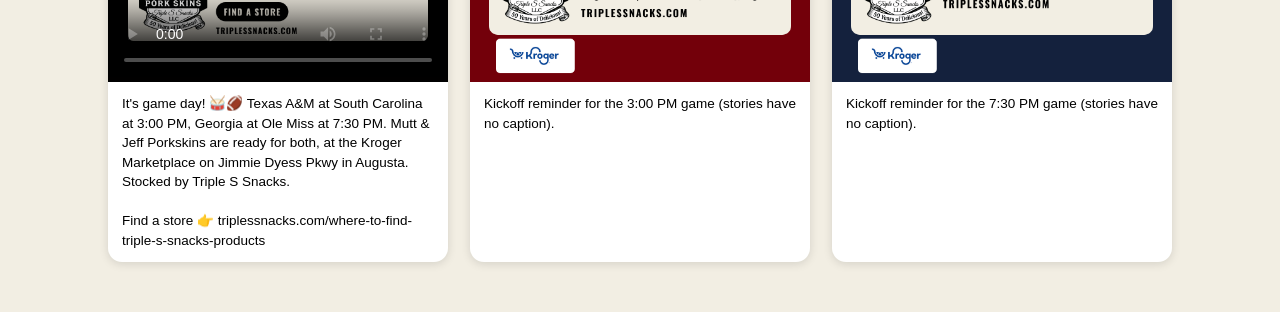
<file: clients/triple-s-5a38c3325e1473df/2026-11-gameday-doubleheader/preview.html>
<!DOCTYPE html>
<html lang="en"><head><meta charset="utf-8"><meta name="viewport" content="width=device-width,initial-scale=1">
<meta name="robots" content="noindex,nofollow">
<title>Triple S Snacks · Game Day Doubleheader · Preview</title>
<style>
body{margin:0;background:#f2eee3;color:#000;font-family:-apple-system,Segoe UI,Roboto,sans-serif}
header{background:#000;color:#f2eee3;padding:22px 20px;text-align:center}
header h1{margin:0;font-size:22px;letter-spacing:.04em}
header p{margin:6px 0 0;font-size:14px;opacity:.85}
.grid{display:flex;flex-wrap:wrap;gap:22px;justify-content:center;padding:24px 14px 50px;max-width:1200px;margin:0 auto}
.card{background:#fff;border-radius:14px;box-shadow:0 2px 10px rgba(0,0,0,.12);width:340px;overflow:hidden}
.card .top{padding:10px 14px;display:flex;align-items:center;gap:10px;border-bottom:1px solid #eee}
.card .top b{font-size:14px}.card .top span{font-size:12px;color:#555}
.badge{font-size:11px;font-weight:700;background:#000;color:#f2eee3;border-radius:99px;padding:3px 9px;margin-left:auto}
.card video,.card img{display:block;width:100%;background:#000}
.cap{padding:12px 14px;font-size:13.5px;line-height:1.45;white-space:pre-line}
.cmt{padding:0 14px 14px;font-size:12.5px;color:#444}
</style></head><body>
<header><h1>Game Day Doubleheader · Mutt &amp; Jeff Porkskins</h1>
<p>Preview for Robert Collins · Triple S Snacks · tap a video to play with sound</p></header>
<div class="grid">

<div class="card"><div class="top"><b>LinkedIn</b><span>Video post</span><div class="badge">Fri 11/6 · 3:45 PM</div></div>
<video controls playsinline preload="metadata" poster="TripleSSnack-MuttJeff-GameDayDoubleheader-LinkedInThumbnail_20261106v1.png" src="TripleSSnack-MuttJeff-GameDayDoubleheader-LinkedInVideo_20261106v1.mp4"></video>
<div class="cap">Saturday is a game day doubleheader across the Southeast: Texas A&amp;M at South Carolina at 3:00 PM, then Georgia at Ole Miss at 7:30 PM. Shoppers start stocking up tonight.

Mutt &amp; Jeff Porkskins are on the shelf at the Kroger Marketplace on Jimmie Dyess Pkwy in Augusta, ready for both kickoffs. Southern-style, zero carbs, keto-friendly and gluten-free, they move when the games are on.

Triple S Snacks has delivered direct to stores across the Southeast since 2011. If you run a store and want full shelves before the next big Saturday, let's talk.

#TripleSSnacks #MuttAndJeffPorkskins #DSD #GroceryRetail #SECFootball #GameDay</div>
<div class="cmt"><b>First comment:</b> Become a partner with Triple S Snacks: triplessnacks.com/partner-with-triple-s</div></div>

<div class="card"><div class="top"><b>Facebook</b><span>Image post</span><div class="badge">Fri 11/6 · 7:00 PM</div></div>
<img src="TripleSSnack-MuttJeff-GameDayDoubleheader-FacebookPost_20261106v1.png" alt="Facebook post">
<div class="cap">Game Day Doubleheader this Saturday! 🏈

🕒 3:00 PM: Texas A&amp;M at South Carolina
🕢 7:30 PM: Georgia at Ole Miss

Two kickoffs, one snack that shows up for both. Grab Mutt &amp; Jeff Porkskins at the Kroger Marketplace on Jimmie Dyess Pkwy in Augusta. Zero carbs, keto-friendly and gluten-free, stocked by Triple S Snacks.

Find a store near you 👉 triplessnacks.com/where-to-find-triple-s-snacks-products</div></div>

<div class="card"><div class="top"><b>Instagram</b><span>Reel</span><div class="badge">Sat 11/7 · 9:30 AM</div></div>
<video controls playsinline preload="metadata" poster="TripleSSnack-MuttJeff-GameDayDoubleheader-InstagramReelThumbnail_20261106v1.png" src="TripleSSnack-MuttJeff-GameDayDoubleheader-InstagramReel_20261106v1.mp4"></video>
<div class="cap">Game Day Doubleheader 🏈 Texas A&amp;M at South Carolina, 3:00 PM. Georgia at Ole Miss, 7:30 PM. Stock the spread with Mutt &amp; Jeff Porkskins, now at the Kroger Marketplace on Jimmie Dyess Pkwy in Augusta. Store locator in bio.

#TripleSSnacks #MuttAndJeffPorkskins #GameDay #SECFootball #WatchParty #Kroger #AugustaGA #PorkSkins #KetoSnacks</div>
<div class="cmt"><b>First comment:</b> Find Mutt &amp; Jeff near you 👉 triplessnacks.com/where-to-find-triple-s-snacks-products</div></div>

<div class="card"><div class="top"><b>Facebook</b><span>Reel</span><div class="badge">Sat 11/7 · 9:30 AM</div></div>
<video controls playsinline preload="metadata" poster="TripleSSnack-MuttJeff-GameDayDoubleheader-InstagramReelThumbnail_20261106v1.png" src="TripleSSnack-MuttJeff-GameDayDoubleheader-InstagramReel_20261106v1.mp4"></video>
<div class="cap">It's game day! 🥁🏈 Texas A&amp;M at South Carolina at 3:00 PM, Georgia at Ole Miss at 7:30 PM. Mutt &amp; Jeff Porkskins are ready for both, at the Kroger Marketplace on Jimmie Dyess Pkwy in Augusta. Stocked by Triple S Snacks.

Find a store 👉 triplessnacks.com/where-to-find-triple-s-snacks-products</div></div>

<div class="card"><div class="top"><b>Instagram + Facebook</b><span>Story</span><div class="badge">Sat 11/7 · 1:00 PM</div></div>
<img src="TripleSSnack-MuttJeff-GameDayDoubleheader-InstagramStory-Kickoff3PM_20261106v2.png" alt="3 PM story">
<div class="cap">Kickoff reminder for the 3:00 PM game (stories have no caption).</div></div>

<div class="card"><div class="top"><b>Instagram + Facebook</b><span>Story</span><div class="badge">Sat 11/7 · 6:00 PM</div></div>
<img src="TripleSSnack-MuttJeff-GameDayDoubleheader-InstagramStory-Kickoff730PM_20261106v2.png" alt="7:30 PM story">
<div class="cap">Kickoff reminder for the 7:30 PM game (stories have no caption).</div></div>

</div></body></html>
</file>
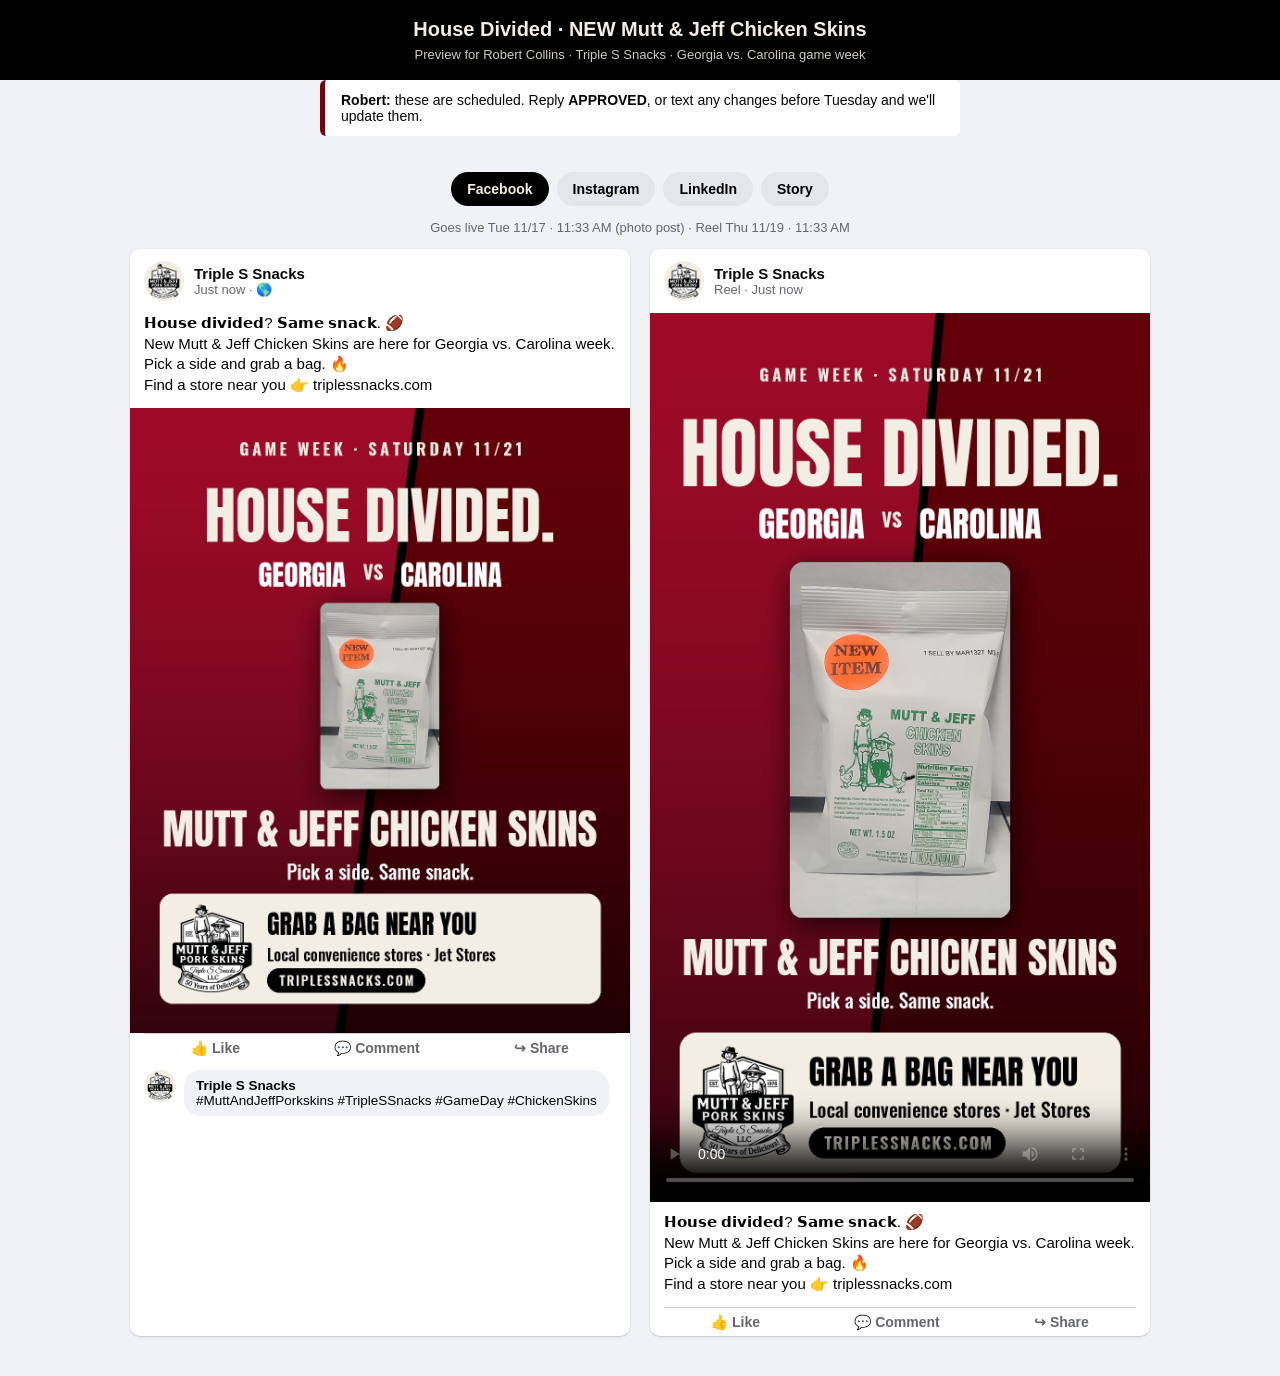
<file: clients/triple-s-5a38c3325e1473df/2026-11-gameday-house-divided/preview.html>
<!DOCTYPE html><html lang="en"><head><meta charset="utf-8">
<meta name="viewport" content="width=device-width,initial-scale=1"><meta name="robots" content="noindex,nofollow">
<title>Triple S Snacks · House Divided · Chicken Skins · Preview</title>
<style>
*{box-sizing:border-box}body{margin:0;background:#f0f2f5;font-family:-apple-system,BlinkMacSystemFont,"Segoe UI",Roboto,Helvetica,Arial,sans-serif;color:#050505}
header{background:#000;color:#f2eee3;padding:18px;text-align:center}header h1{margin:0;font-size:20px}header p{margin:6px 0 0;font-size:13px;opacity:.85}
.tabs{display:flex;justify-content:center;gap:8px;padding:14px;position:sticky;top:0;background:#f0f2f5;z-index:5}
.tabs button{border:0;border-radius:99px;padding:9px 16px;font-weight:700;font-size:14px;background:#e4e6eb;cursor:pointer}.tabs button.on{background:#000;color:#f2eee3}
.pane{display:none;justify-content:center;padding:0 10px 40px;flex-wrap:wrap;gap:20px}.pane.on{display:flex}
.when{width:100%;text-align:center;font-size:13px;color:#65676b;margin-bottom:-6px}
.post{background:#fff;border-radius:10px;box-shadow:0 1px 2px rgba(0,0,0,.2);width:min(500px,100%);overflow:hidden}
.ph{display:flex;gap:10px;align-items:center;padding:12px 14px}.av{width:40px;height:40px;border-radius:50%;background:#000 url('avatar.png') center/cover;flex:none}
.nm{font-weight:600;font-size:15px}.sub{font-size:13px;color:#65676b}.cap{padding:0 14px 12px;font-size:15px;line-height:1.38}
.post img,.post video{display:block;width:100%;background:#000}
.bar{display:flex;justify-content:space-around;border-top:1px solid #ced0d4;margin:0 14px;padding:6px 0;color:#65676b;font-weight:600;font-size:14px}
.cmt{display:flex;gap:8px;padding:8px 14px 14px}.cmt .b{background:#f0f2f5;border-radius:16px;padding:8px 12px;font-size:13.5px}
.ig .ph{padding:10px 12px}.ig .av{width:32px;height:32px;box-shadow:0 0 0 2px #fff,0 0 0 4px #d62976}.ig .bar{border:0;justify-content:flex-start;gap:16px;font-size:22px;color:#000;margin:0;padding:8px 12px}
.ig .cap{font-size:14px;padding:0 12px 10px}
.li .bar{font-size:13px}.story{width:min(360px,100%);border-radius:14px;overflow:hidden;box-shadow:0 1px 3px rgba(0,0,0,.3)}
.note{max-width:640px;margin:0 auto 22px;background:#fff;border-left:5px solid #73000a;padding:12px 16px;font-size:14px;border-radius:6px}
</style></head><body>
<header><h1>House Divided · NEW Mutt &amp; Jeff Chicken Skins</h1>
<p>Preview for Robert Collins · Triple S Snacks · Georgia vs. Carolina game week</p></header>
<div class="note"><b>Robert:</b> these are scheduled. Reply <b>APPROVED</b>, or text any changes before Tuesday and we'll update them.</div>
<div class="tabs"><button class="on" data-t="fb">Facebook</button><button data-t="ig">Instagram</button><button data-t="li">LinkedIn</button><button data-t="st">Story</button></div>

<div class="pane on" id="fb"><div class="when">Goes live Tue 11/17 · 11:33 AM (photo post) · Reel Thu 11/19 · 11:33 AM</div>
<div class="post"><div class="ph"><div class="av"></div><div><div class="nm">Triple S Snacks</div><div class="sub">Just now · 🌎</div></div></div>
<div class="cap">𝗛𝗼𝘂𝘀𝗲 𝗱𝗶𝘃𝗶𝗱𝗲𝗱? 𝗦𝗮𝗺𝗲 𝘀𝗻𝗮𝗰𝗸. 🏈<br>New Mutt &amp; Jeff Chicken Skins are here for Georgia vs. Carolina week. Pick a side and grab a bag. 🔥<br>Find a store near you 👉 triplessnacks.com</div><img src="TripleSSnack-MuttJeff-HouseDividedChickenSkins-FacebookPost_20261112v1.png" alt="">
<div class="bar"><span>👍 Like</span><span>💬 Comment</span><span>↪ Share</span></div>
<div class="cmt"><div class="av" style="width:32px;height:32px"></div><div class="b"><b>Triple S Snacks</b><br>#MuttAndJeffPorkskins #TripleSSnacks #GameDay #ChickenSkins</div></div></div>
<div class="post"><div class="ph"><div class="av"></div><div><div class="nm">Triple S Snacks</div><div class="sub">Reel · Just now</div></div></div>
<video controls playsinline preload="metadata" poster="TripleSSnack-MuttJeff-HouseDividedChickenSkins-ReelThumbnail-FacebookInstagram_20261112v1.png" src="TripleSSnack-MuttJeff-HouseDividedChickenSkins-InstagramReel_20261112v1.mp4"></video>
<div class="cap" style="padding-top:10px">𝗛𝗼𝘂𝘀𝗲 𝗱𝗶𝘃𝗶𝗱𝗲𝗱? 𝗦𝗮𝗺𝗲 𝘀𝗻𝗮𝗰𝗸. 🏈<br>New Mutt &amp; Jeff Chicken Skins are here for Georgia vs. Carolina week. Pick a side and grab a bag. 🔥<br>Find a store near you 👉 triplessnacks.com</div><div class="bar"><span>👍 Like</span><span>💬 Comment</span><span>↪ Share</span></div></div></div>

<div class="pane" id="ig"><div class="when">Goes live Tue 11/17 · 11:33 AM (photo post) · Reel Thu 11/19 · 11:33 AM</div>
<div class="post ig"><div class="ph"><div class="av"></div><div class="nm" style="font-size:14px">triplessnacks</div></div>
<img src="TripleSSnack-MuttJeff-HouseDividedChickenSkins-InstagramPost_20261112v1.png" alt=""><div class="bar"><span>♡</span><span>💬</span><span>➤</span></div>
<div class="cap"><b>triplessnacks</b> 𝗛𝗼𝘂𝘀𝗲 𝗱𝗶𝘃𝗶𝗱𝗲𝗱? 𝗦𝗮𝗺𝗲 𝘀𝗻𝗮𝗰𝗸. 🏈<br>New Mutt &amp; Jeff Chicken Skins just dropped for Georgia vs. Carolina week. Pick a side. 🔥<br>Find a store: triplessnacks.com</div><div class="cap" style="color:#00376b">First comment: #MuttAndJeffPorkskins #TripleSSnacks #GameDay #ChickenSkins</div></div>
<div class="post ig"><div class="ph"><div class="av"></div><div class="nm" style="font-size:14px">triplessnacks · Reel</div></div>
<video controls playsinline preload="metadata" poster="TripleSSnack-MuttJeff-HouseDividedChickenSkins-ReelThumbnail-FacebookInstagram_20261112v1.png" src="TripleSSnack-MuttJeff-HouseDividedChickenSkins-InstagramReel_20261112v1.mp4"></video>
<div class="cap" style="padding-top:10px"><b>triplessnacks</b> 𝗛𝗼𝘂𝘀𝗲 𝗱𝗶𝘃𝗶𝗱𝗲𝗱? 𝗦𝗮𝗺𝗲 𝘀𝗻𝗮𝗰𝗸. 🏈<br>New Mutt &amp; Jeff Chicken Skins just dropped for Georgia vs. Carolina week. Pick a side. 🔥<br>Find a store: triplessnacks.com</div></div></div>

<div class="pane" id="li"><div class="when">Goes live Tue 11/17 · 11:33 AM (photo post) · Reel Thu 11/19 · 11:33 AM</div>
<div class="post li"><div class="ph"><div class="av" style="border-radius:4px"></div><div><div class="nm">Triple S Snacks, LLC</div><div class="sub">Snack Distribution · Now · 🌐</div></div></div>
<div class="cap">Georgia vs. Carolina week is one of the biggest snack weeks of the year in the Southeast. 🏈<br><br>Triple S Snacks is rolling out NEW Mutt &amp; Jeff Chicken Skins to convenience stores and Jet Stores across the Southeast.<br><br>Want them on your shelves before kickoff? Become a partner 👉 triplessnacks.com/partner-with-triple-s</div><img src="TripleSSnack-MuttJeff-HouseDividedChickenSkins-LinkedInPost_20261112v1.png" alt="">
<div class="bar"><span>👍 Like</span><span>💬 Comment</span><span>🔁 Repost</span><span>➤ Send</span></div>
<div class="cmt"><div class="av" style="width:32px;height:32px;border-radius:4px"></div><div class="b"><b>Triple S Snacks, LLC</b><br>#MuttAndJeffPorkskins #TripleSSnacks #CStore #SnackDistribution</div></div></div></div>

<div class="pane" id="st"><div class="when">Story goes live Sat 11/21 · 9:33 AM (game day) on Facebook + Instagram</div>
<div class="story"><img src="TripleSSnack-MuttJeff-HouseDividedChickenSkins-Story-FacebookInstagram_20261112v1.png" alt="" style="width:100%;display:block"></div></div>

<script>document.querySelectorAll('.tabs button').forEach(b=>b.onclick=()=>{document.querySelectorAll('.tabs button,.pane').forEach(x=>x.classList.remove('on'));b.classList.add('on');document.getElementById(b.dataset.t).classList.add('on');});</script>
</body></html>
</file>
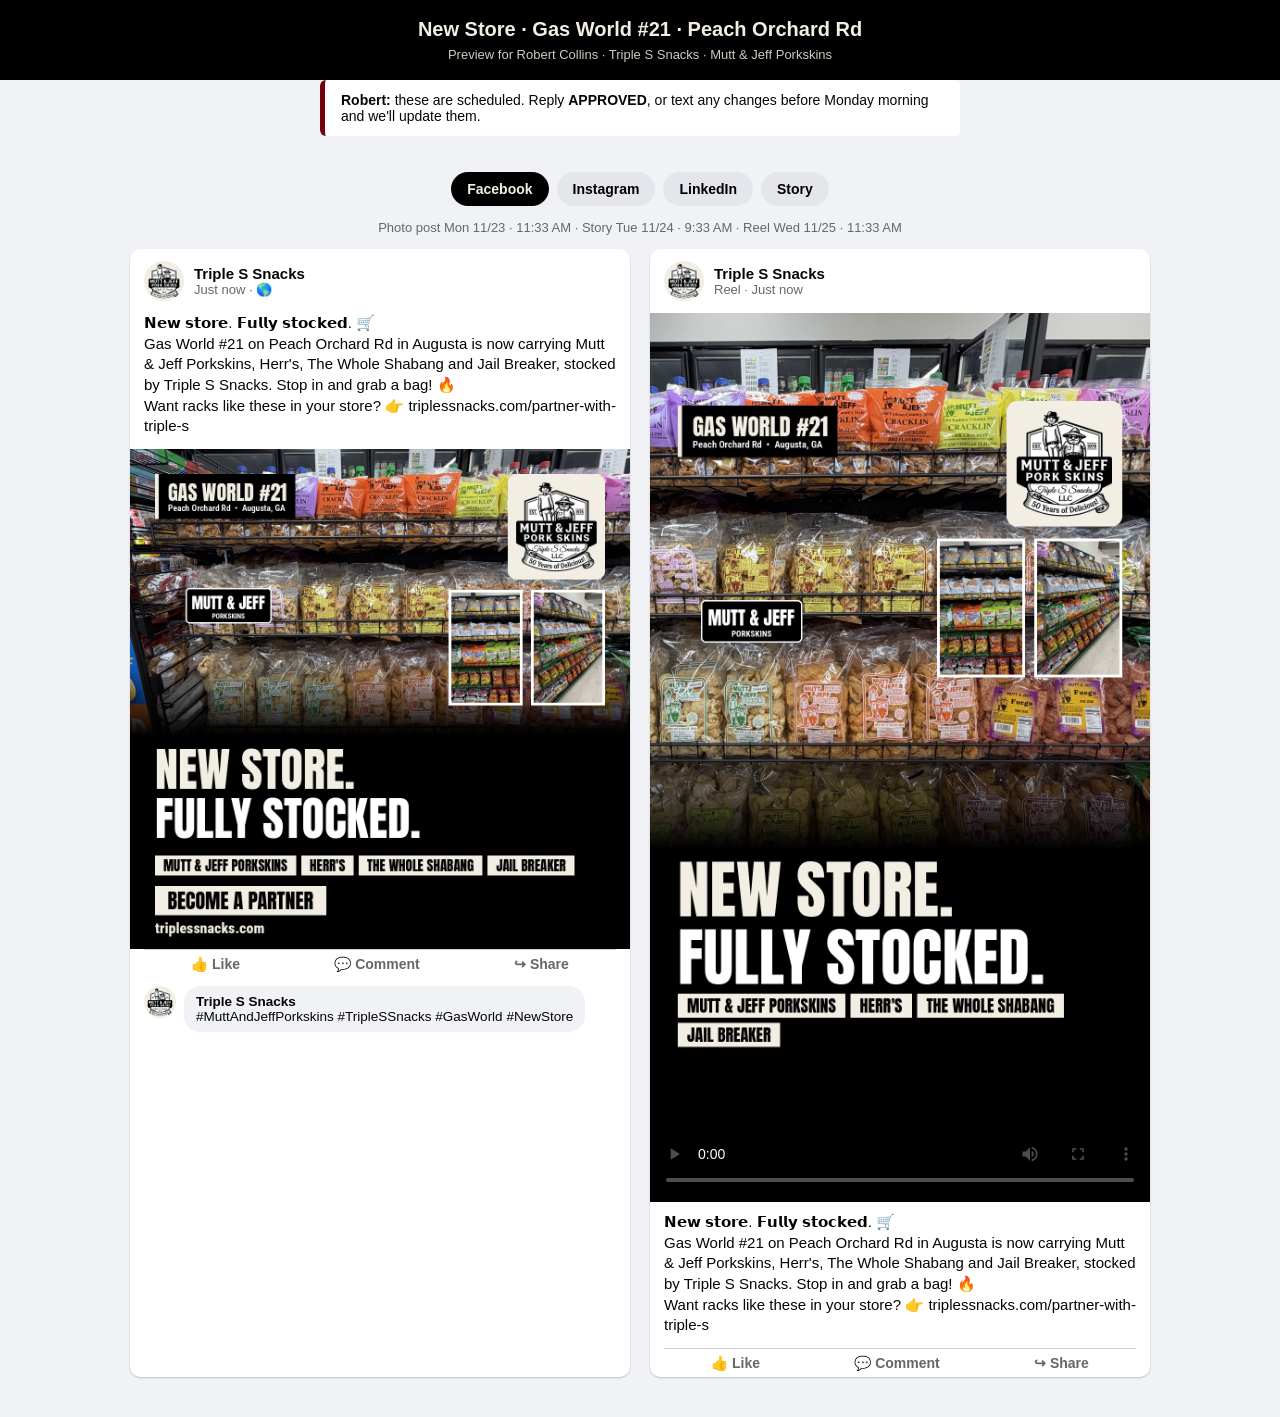
<file: clients/triple-s-5a38c3325e1473df/2026-11-gasworld21-new-store/preview.html>
<!DOCTYPE html><html lang="en"><head><meta charset="utf-8">
<meta name="viewport" content="width=device-width,initial-scale=1"><meta name="robots" content="noindex,nofollow">
<title>Triple S Snacks · Gas World #21 New Store · Preview</title>
<style>
*{box-sizing:border-box}body{margin:0;background:#f0f2f5;font-family:-apple-system,BlinkMacSystemFont,"Segoe UI",Roboto,Helvetica,Arial,sans-serif;color:#050505}
header{background:#000;color:#f2eee3;padding:18px;text-align:center}header h1{margin:0;font-size:20px}header p{margin:6px 0 0;font-size:13px;opacity:.85}
.tabs{display:flex;justify-content:center;gap:8px;padding:14px;position:sticky;top:0;background:#f0f2f5;z-index:5}
.tabs button{border:0;border-radius:99px;padding:9px 16px;font-weight:700;font-size:14px;background:#e4e6eb;cursor:pointer}.tabs button.on{background:#000;color:#f2eee3}
.pane{display:none;justify-content:center;padding:0 10px 40px;flex-wrap:wrap;gap:20px}.pane.on{display:flex}
.when{width:100%;text-align:center;font-size:13px;color:#65676b;margin-bottom:-6px}
.post{background:#fff;border-radius:10px;box-shadow:0 1px 2px rgba(0,0,0,.2);width:min(500px,100%);overflow:hidden}
.ph{display:flex;gap:10px;align-items:center;padding:12px 14px}.av{width:40px;height:40px;border-radius:50%;background:#000 url('avatar.png') center/cover;flex:none}
.nm{font-weight:600;font-size:15px}.sub{font-size:13px;color:#65676b}.cap{padding:0 14px 12px;font-size:15px;line-height:1.38}
.post img,.post video{display:block;width:100%;background:#000}
.bar{display:flex;justify-content:space-around;border-top:1px solid #ced0d4;margin:0 14px;padding:6px 0;color:#65676b;font-weight:600;font-size:14px}
.cmt{display:flex;gap:8px;padding:8px 14px 14px}.cmt .b{background:#f0f2f5;border-radius:16px;padding:8px 12px;font-size:13.5px}
.ig .ph{padding:10px 12px}.ig .av{width:32px;height:32px;box-shadow:0 0 0 2px #fff,0 0 0 4px #d62976}.ig .bar{border:0;justify-content:flex-start;gap:16px;font-size:22px;color:#000;margin:0;padding:8px 12px}
.ig .cap{font-size:14px;padding:0 12px 10px}
.li .bar{font-size:13px}.story{width:min(360px,100%);border-radius:14px;overflow:hidden;box-shadow:0 1px 3px rgba(0,0,0,.3)}
.note{max-width:640px;margin:0 auto 22px;background:#fff;border-left:5px solid #73000a;padding:12px 16px;font-size:14px;border-radius:6px}
</style></head><body>
<header><h1>New Store · Gas World #21 · Peach Orchard Rd</h1>
<p>Preview for Robert Collins · Triple S Snacks · Mutt &amp; Jeff Porkskins</p></header>
<div class="note"><b>Robert:</b> these are scheduled. Reply <b>APPROVED</b>, or text any changes before Monday morning and we'll update them.</div>
<div class="tabs"><button class="on" data-t="fb">Facebook</button><button data-t="ig">Instagram</button><button data-t="li">LinkedIn</button><button data-t="st">Story</button></div>

<div class="pane on" id="fb"><div class="when">Photo post Mon 11/23 · 11:33 AM · Story Tue 11/24 · 9:33 AM · Reel Wed 11/25 · 11:33 AM</div>
<div class="post"><div class="ph"><div class="av"></div><div><div class="nm">Triple S Snacks</div><div class="sub">Just now · 🌎</div></div></div>
<div class="cap">𝗡𝗲𝘄 𝘀𝘁𝗼𝗿𝗲. 𝗙𝘂𝗹𝗹𝘆 𝘀𝘁𝗼𝗰𝗸𝗲𝗱. 🛒<br>Gas World #21 on Peach Orchard Rd in Augusta is now carrying Mutt &amp; Jeff Porkskins, Herr's, The Whole Shabang and Jail Breaker, stocked by Triple S Snacks. Stop in and grab a bag! 🔥<br>Want racks like these in your store? 👉 triplessnacks.com/partner-with-triple-s</div><img src="TripleSSnack-MuttJeff-GasWorld21NewStore-FacebookPost_20261120v1.png" alt="">
<div class="bar"><span>👍 Like</span><span>💬 Comment</span><span>↪ Share</span></div>
<div class="cmt"><div class="av" style="width:32px;height:32px"></div><div class="b"><b>Triple S Snacks</b><br>#MuttAndJeffPorkskins #TripleSSnacks #GasWorld #NewStore</div></div></div>
<div class="post"><div class="ph"><div class="av"></div><div><div class="nm">Triple S Snacks</div><div class="sub">Reel · Just now</div></div></div>
<video controls playsinline preload="metadata" poster="TripleSSnack-MuttJeff-GasWorld21NewStore-ReelThumbnail-FacebookInstagram_20261120v1.png" src="TripleSSnack-MuttJeff-GasWorld21NewStore-InstagramReel_20261120v1.mp4"></video>
<div class="cap" style="padding-top:10px">𝗡𝗲𝘄 𝘀𝘁𝗼𝗿𝗲. 𝗙𝘂𝗹𝗹𝘆 𝘀𝘁𝗼𝗰𝗸𝗲𝗱. 🛒<br>Gas World #21 on Peach Orchard Rd in Augusta is now carrying Mutt &amp; Jeff Porkskins, Herr's, The Whole Shabang and Jail Breaker, stocked by Triple S Snacks. Stop in and grab a bag! 🔥<br>Want racks like these in your store? 👉 triplessnacks.com/partner-with-triple-s</div><div class="bar"><span>👍 Like</span><span>💬 Comment</span><span>↪ Share</span></div></div></div>

<div class="pane" id="ig"><div class="when">Photo post Mon 11/23 · 11:33 AM · Story Tue 11/24 · 9:33 AM · Reel Wed 11/25 · 11:33 AM</div>
<div class="post ig"><div class="ph"><div class="av"></div><div class="nm" style="font-size:14px">triplessnacks</div></div>
<img src="TripleSSnack-MuttJeff-GasWorld21NewStore-InstagramPost_20261120v1.png" alt=""><div class="bar"><span>♡</span><span>💬</span><span>➤</span></div>
<div class="cap"><b>triplessnacks</b> 𝗡𝗲𝘄 𝘀𝘁𝗼𝗿𝗲. 𝗙𝘂𝗹𝗹𝘆 𝘀𝘁𝗼𝗰𝗸𝗲𝗱. 🛒<br>Gas World #21, Peach Orchard Rd, Augusta: Mutt &amp; Jeff Porkskins, Herr's, The Whole Shabang &amp; Jail Breaker, stocked by Triple S Snacks. 🔥<br>Store owners: become a partner at triplessnacks.com</div><div class="cap" style="color:#00376b">First comment: #MuttAndJeffPorkskins #TripleSSnacks #GasWorld #NewStore</div></div>
<div class="post ig"><div class="ph"><div class="av"></div><div class="nm" style="font-size:14px">triplessnacks · Reel</div></div>
<video controls playsinline preload="metadata" poster="TripleSSnack-MuttJeff-GasWorld21NewStore-ReelThumbnail-FacebookInstagram_20261120v1.png" src="TripleSSnack-MuttJeff-GasWorld21NewStore-InstagramReel_20261120v1.mp4"></video>
<div class="cap" style="padding-top:10px"><b>triplessnacks</b> 𝗡𝗲𝘄 𝘀𝘁𝗼𝗿𝗲. 𝗙𝘂𝗹𝗹𝘆 𝘀𝘁𝗼𝗰𝗸𝗲𝗱. 🛒<br>Gas World #21, Peach Orchard Rd, Augusta: Mutt &amp; Jeff Porkskins, Herr's, The Whole Shabang &amp; Jail Breaker, stocked by Triple S Snacks. 🔥<br>Store owners: become a partner at triplessnacks.com</div></div></div>

<div class="pane" id="li"><div class="when">Photo post Mon 11/23 · 11:33 AM · Video Wed 11/25 · 11:33 AM</div>
<div class="post li"><div class="ph"><div class="av" style="border-radius:4px"></div><div><div class="nm">Triple S Snacks, LLC</div><div class="sub">Snack Distribution · Now · 🌐</div></div></div>
<div class="cap">Welcome to the lineup, Gas World #21. 🤝<br><br>Triple S Snacks set up the new Gas World on Peach Orchard Road in Augusta with full racks of Mutt &amp; Jeff Porkskins, Herr's, The Whole Shabang and Jail Breaker.<br><br>Want your shelves stocked right? Become a partner 👉 triplessnacks.com/partner-with-triple-s</div><img src="TripleSSnack-MuttJeff-GasWorld21NewStore-LinkedInPost_20261120v1.png" alt="">
<div class="bar"><span>👍 Like</span><span>💬 Comment</span><span>🔁 Repost</span><span>➤ Send</span></div>
<div class="cmt"><div class="av" style="width:32px;height:32px;border-radius:4px"></div><div class="b"><b>Triple S Snacks, LLC</b><br>#MuttAndJeffPorkskins #TripleSSnacks #CStore #SnackDistribution</div></div></div>
<div class="post li"><div class="ph"><div class="av" style="border-radius:4px"></div><div><div class="nm">Triple S Snacks, LLC</div><div class="sub">Video · Now · 🌐</div></div></div>
<div class="cap">Welcome to the lineup, Gas World #21. 🤝<br><br>Triple S Snacks set up the new Gas World on Peach Orchard Road in Augusta with full racks of Mutt &amp; Jeff Porkskins, Herr's, The Whole Shabang and Jail Breaker.<br><br>Want your shelves stocked right? Become a partner 👉 triplessnacks.com/partner-with-triple-s</div><video controls playsinline preload="metadata" poster="TripleSSnack-MuttJeff-GasWorld21NewStore-LinkedInVideoThumbnail_20261120v1.png" src="TripleSSnack-MuttJeff-GasWorld21NewStore-LinkedInVideo_20261120v1.mp4"></video>
<div class="bar"><span>👍 Like</span><span>💬 Comment</span><span>🔁 Repost</span><span>➤ Send</span></div></div></div>

<div class="pane" id="st"><div class="when">Story goes live Tue 11/24 · 9:33 AM on Facebook + Instagram</div>
<div class="story"><img src="TripleSSnack-MuttJeff-GasWorld21NewStore-Story-FacebookInstagram_20261120v1.png" alt="" style="width:100%;display:block"></div></div>

<script>document.querySelectorAll('.tabs button').forEach(b=>b.onclick=()=>{document.querySelectorAll('.tabs button,.pane').forEach(x=>x.classList.remove('on'));b.classList.add('on');document.getElementById(b.dataset.t).classList.add('on');});</script>
</body></html>
</file>
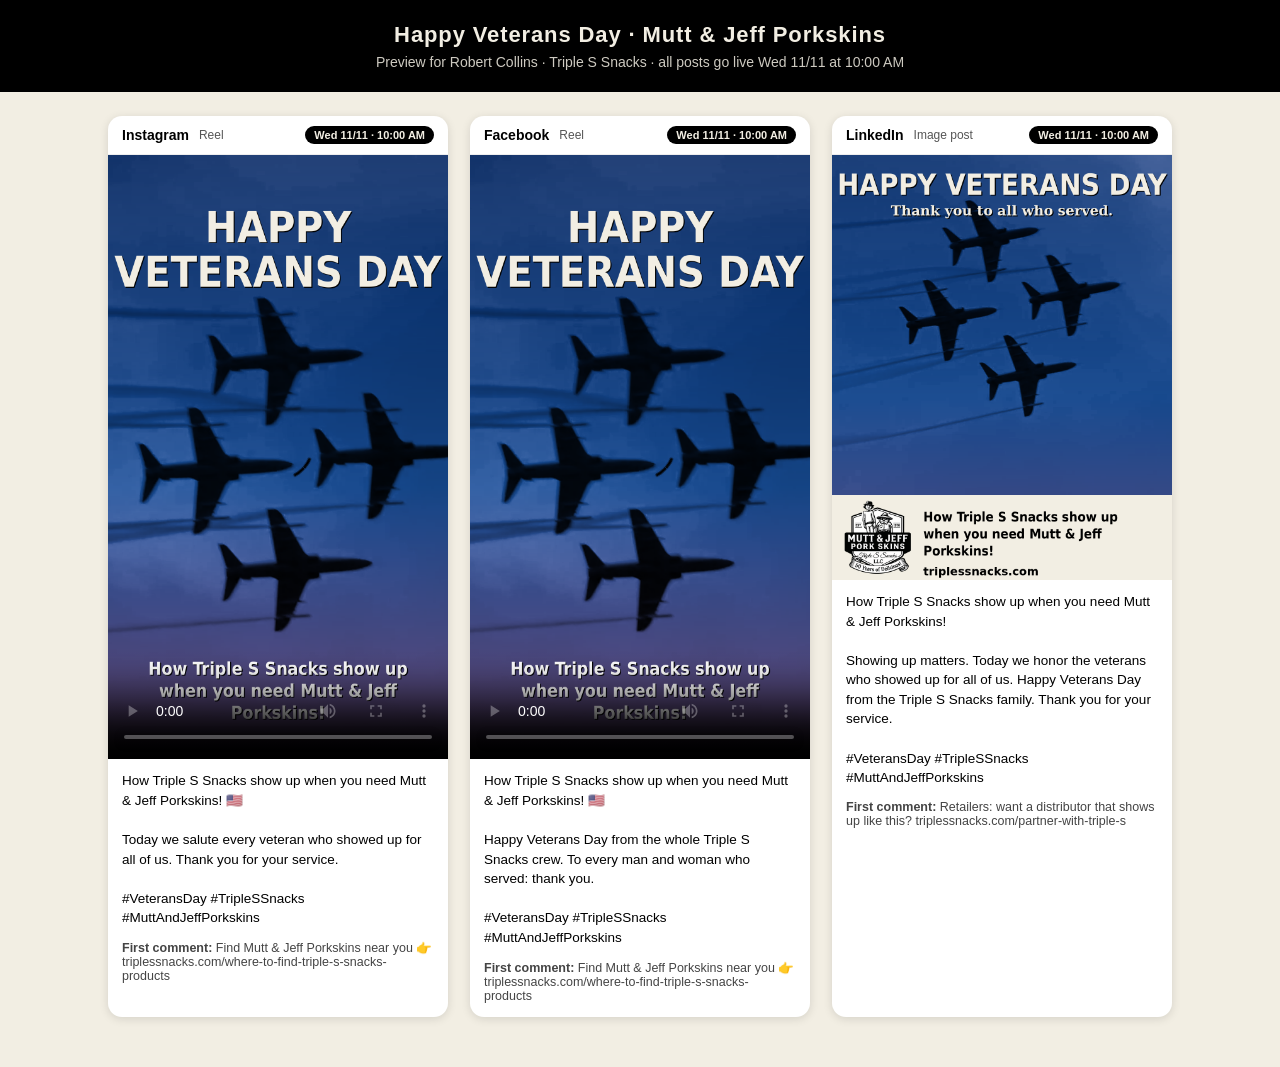
<file: clients/triple-s-5a38c3325e1473df/2026-11-veterans-day/preview.html>
<!DOCTYPE html>
<html lang="en"><head><meta charset="utf-8"><meta name="viewport" content="width=device-width,initial-scale=1">
<meta name="robots" content="noindex,nofollow">
<title>Triple S Snacks · Veterans Day · Preview</title>
<style>
body{margin:0;background:#f2eee3;color:#000;font-family:-apple-system,Segoe UI,Roboto,sans-serif}
header{background:#000;color:#f2eee3;padding:22px 20px;text-align:center}
header h1{margin:0;font-size:22px;letter-spacing:.04em}
header p{margin:6px 0 0;font-size:14px;opacity:.85}
.grid{display:flex;flex-wrap:wrap;gap:22px;justify-content:center;padding:24px 14px 50px;max-width:1200px;margin:0 auto}
.card{background:#fff;border-radius:14px;box-shadow:0 2px 10px rgba(0,0,0,.12);width:340px;overflow:hidden}
.card .top{padding:10px 14px;display:flex;align-items:center;gap:10px;border-bottom:1px solid #eee}
.card .top b{font-size:14px}.card .top span{font-size:12px;color:#555}
.badge{font-size:11px;font-weight:700;background:#000;color:#f2eee3;border-radius:99px;padding:3px 9px;margin-left:auto}
.card video,.card img{display:block;width:100%;background:#000}
.cap{padding:12px 14px;font-size:13.5px;line-height:1.45;white-space:pre-line}
.cmt{padding:0 14px 14px;font-size:12.5px;color:#444}
</style></head><body>
<header><h1>Happy Veterans Day · Mutt &amp; Jeff Porkskins</h1>
<p>Preview for Robert Collins · Triple S Snacks · all posts go live Wed 11/11 at 10:00 AM</p></header>
<div class="grid">

<div class="card"><div class="top"><b>Instagram</b><span>Reel</span><div class="badge">Wed 11/11 · 10:00 AM</div></div>
<video controls playsinline preload="metadata" poster="TripleSSnack-MuttJeff-VeteransDay-InstagramReelThumbnail_20261111v3.png" src="TripleSSnack-MuttJeff-VeteransDay-InstagramReel_20261111v3.mp4"></video>
<div class="cap">How Triple S Snacks show up when you need Mutt &amp; Jeff Porkskins! 🇺🇸

Today we salute every veteran who showed up for all of us. Thank you for your service.

#VeteransDay #TripleSSnacks #MuttAndJeffPorkskins</div>
<div class="cmt"><b>First comment:</b> Find Mutt &amp; Jeff Porkskins near you 👉 triplessnacks.com/where-to-find-triple-s-snacks-products</div></div>

<div class="card"><div class="top"><b>Facebook</b><span>Reel</span><div class="badge">Wed 11/11 · 10:00 AM</div></div>
<video controls playsinline preload="metadata" poster="TripleSSnack-MuttJeff-VeteransDay-InstagramReelThumbnail_20261111v3.png" src="TripleSSnack-MuttJeff-VeteransDay-InstagramReel_20261111v3.mp4"></video>
<div class="cap">How Triple S Snacks show up when you need Mutt &amp; Jeff Porkskins! 🇺🇸

Happy Veterans Day from the whole Triple S Snacks crew. To every man and woman who served: thank you.

#VeteransDay #TripleSSnacks #MuttAndJeffPorkskins</div>
<div class="cmt"><b>First comment:</b> Find Mutt &amp; Jeff Porkskins near you 👉 triplessnacks.com/where-to-find-triple-s-snacks-products</div></div>

<div class="card"><div class="top"><b>LinkedIn</b><span>Image post</span><div class="badge">Wed 11/11 · 10:00 AM</div></div>
<img src="TripleSSnack-MuttJeff-VeteransDay-LinkedInPost_20261111v3.png" alt="Happy Veterans Day graphic">
<div class="cap">How Triple S Snacks show up when you need Mutt &amp; Jeff Porkskins!

Showing up matters. Today we honor the veterans who showed up for all of us. Happy Veterans Day from the Triple S Snacks family. Thank you for your service.

#VeteransDay #TripleSSnacks #MuttAndJeffPorkskins</div>
<div class="cmt"><b>First comment:</b> Retailers: want a distributor that shows up like this? triplessnacks.com/partner-with-triple-s</div></div>

</div></body></html>
</file>
<file: assets/vinebuzz.css>
:root{--purple:#981E97;--lav:#C0A4CA;--lav-bg:#F4EEF7;--ink:#1C1C1E;--bg:#F7F6F9;--card:#fff;--muted:#6B6B73;--line:#E4E1EA;
  --red:#C62828;--red-bg:#FDECEC;--orange:#D9730D;--orange-bg:#FFF3E6;--green:#2E7D32;--green-bg:#EAF6EC;--yellow:#B58900;--grey:#8A8A93}
*{box-sizing:border-box}
html,body{margin:0;background:var(--bg);color:var(--ink);font-family:system-ui,-apple-system,"Segoe UI",Roboto,sans-serif;font-size:14px}
button,select,input{font:inherit}
header.top{position:sticky;top:0;z-index:20;height:64px;display:flex;align-items:center;gap:12px;padding:0 16px;background:#fff;border-bottom:1px solid var(--line)}
header.top img.v{width:40px;height:40px;flex:none}
header.top h1{font-size:19px;margin:0;font-weight:800;letter-spacing:.2px}
header.top .sub{font-size:12px;color:var(--muted)}
header.top .grow{flex:1}
@media(min-width:760px){header.top{height:72px}header.top img.v{width:48px;height:48px}}
main{max-width:1180px;margin:0 auto;padding:16px}
.card{background:var(--card);border:1px solid var(--line);border-radius:12px;padding:16px;margin-bottom:14px}
.card h2{font-size:15px;margin:0 0 12px}
.card h3{font-size:13px;margin:14px 0 8px;color:var(--muted);text-transform:uppercase;letter-spacing:.5px}
.row{display:flex;gap:10px;align-items:center;flex-wrap:wrap}
.muted{color:var(--muted)} .small{font-size:12px}
.pill{display:inline-flex;align-items:center;gap:6px;font-size:11px;font-weight:700;letter-spacing:.4px;padding:4px 9px;border-radius:999px;color:#fff;white-space:nowrap}
.pill.green{background:var(--green)} .pill.orange{background:var(--orange)} .pill.red{background:var(--red)} .pill.yellow{background:var(--yellow)} .pill.grey{background:var(--grey)} .pill.purple{background:var(--purple)}
.tag{display:inline-block;font-size:10px;font-weight:700;padding:2px 6px;border-radius:4px;background:var(--lav-bg);color:var(--purple);letter-spacing:.3px}
.tabs{display:flex;gap:4px;flex-wrap:wrap;border-bottom:1px solid var(--line);margin-bottom:14px}
.tabs button{border:0;background:none;padding:10px 12px;cursor:pointer;color:var(--muted);border-bottom:2px solid transparent;font-weight:600}
.tabs button.on{color:var(--purple);border-bottom-color:var(--purple)}
.seg{display:inline-flex;border:1px solid var(--line);border-radius:8px;overflow:hidden}
.seg button{border:0;background:#fff;padding:6px 11px;cursor:pointer;color:var(--muted)}
.seg button.on{background:var(--purple);color:#fff}
.btn{text-decoration:none;display:inline-block;color:inherit;border:1px solid var(--line);background:#fff;border-radius:8px;padding:7px 12px;cursor:pointer;font-weight:600}
.btn.primary{background:var(--purple);border-color:var(--purple);color:#fff!important}
.btn.danger{background:var(--red);border-color:var(--red);color:#fff}
.btn:disabled{opacity:.5;cursor:not-allowed}
select,input[type=text],input[type=number],input[type=time],input[type=date]{padding:7px 9px;border:1px solid var(--line);border-radius:8px;background:#fff}
.banner{border-radius:10px;padding:12px 14px;margin-bottom:12px;display:flex;gap:10px;align-items:center;flex-wrap:wrap}
.banner.red{background:var(--red-bg);border:1px solid var(--red);color:#7a1414}
.banner.orange{background:var(--orange-bg);border:1px solid var(--orange);color:#6b3a00}
.banner.green{background:var(--green-bg);border:1px solid var(--green);color:#1b4d1e}
.banner.grey{background:#f1f1f3;border:1px solid var(--grey)}
.empty{padding:22px;text-align:center;color:var(--muted)}
table{width:100%;border-collapse:collapse}
th,td{text-align:left;padding:8px 6px;border-bottom:1px solid var(--line);vertical-align:top}
th{color:var(--muted);font-weight:600;font-size:12px}
.switch{position:relative;display:inline-block;width:40px;height:22px;flex:none}
.switch input{opacity:0;width:0;height:0}
.switch span{position:absolute;inset:0;background:#cfcfd6;border-radius:22px;transition:.15s;cursor:pointer}
.switch span:before{content:"";position:absolute;width:16px;height:16px;left:3px;top:3px;background:#fff;border-radius:50%;transition:.15s}
.switch input:checked+span{background:var(--green)}
.switch input:checked+span:before{transform:translateX(18px)}
.switch input:disabled+span{opacity:.45;cursor:not-allowed}
.ad{border:1px solid var(--line);border-radius:10px;padding:12px;display:flex;gap:12px;background:#fff;margin-bottom:10px}
.ad .thumb{width:84px;height:84px;border-radius:8px;background:var(--lav-bg);flex:none;object-fit:cover;display:flex;align-items:center;justify-content:center;color:var(--purple);font-weight:800;font-size:11px;text-align:center;overflow:hidden}
.ad .thumb img{width:100%;height:100%;object-fit:cover}
.ad .body{flex:1;min-width:0}
.ad .title{font-weight:700;margin-bottom:3px}
.ad .meta{font-size:12px;color:var(--muted)}
.ad.needs{border:2px solid var(--red)}
.ad.notran{border:3px solid var(--red)}
.ad.backup{opacity:.62;margin-left:28px;border-style:dashed;background:#fafafa}
.ad .lbl{font-size:11px;font-weight:800;letter-spacing:.3px}
.ad .lbl.red{color:var(--red)} .ad .lbl.green{color:var(--green)} .ad .lbl.orange{color:var(--orange)}
.modal-bg{position:fixed;inset:0;background:rgba(20,16,24,.45);display:none;align-items:center;justify-content:center;z-index:50;padding:16px}
.modal{background:#fff;border-radius:14px;max-width:460px;width:100%;padding:18px;box-shadow:0 12px 40px rgba(0,0,0,.2)}
.modal h3{margin:0 0 8px;font-size:16px}
.modal .actions{display:flex;gap:8px;justify-content:flex-end;margin-top:14px;flex-wrap:wrap}
footer.foot{margin-top:28px;background:var(--ink);color:#B9B9C0;padding:26px 16px;text-align:center;font-size:12px}
footer.foot img{width:200px;height:auto;display:block;margin:10px auto 0}
@media(min-width:760px){footer.foot img{width:260px}}
.grid2{display:grid;grid-template-columns:repeat(auto-fill,minmax(260px,1fr));gap:10px}
.field{display:flex;justify-content:space-between;align-items:center;gap:10px;padding:9px 0;border-bottom:1px solid var(--line)}
.field .lab{font-weight:600}
.field .hint{font-size:11px;color:var(--muted);margin-top:2px}
.chips{display:flex;flex-wrap:wrap;gap:6px}
.chip{background:var(--lav-bg);border-radius:999px;padding:3px 8px;font-size:12px;display:inline-flex;gap:6px;align-items:center}
.chip button{border:0;background:none;cursor:pointer;color:var(--muted);padding:0}
.warn{color:var(--orange);font-size:11px;font-weight:600}
/* Footer always at the bottom of the screen */
body{min-height:100vh;min-height:100dvh;display:flex;flex-direction:column}
body>main{flex:1 0 auto;width:100%;box-sizing:border-box}
body>footer.foot{flex-shrink:0}
.insights .stats{display:flex;flex-wrap:wrap;gap:8px}.insights .stat{background:var(--lav-bg);border-radius:10px;padding:8px 12px;min-width:84px}.insights .stat b{display:block;font-size:18px}.insights .stat span{font-size:11px;color:var(--muted)}
</file>
